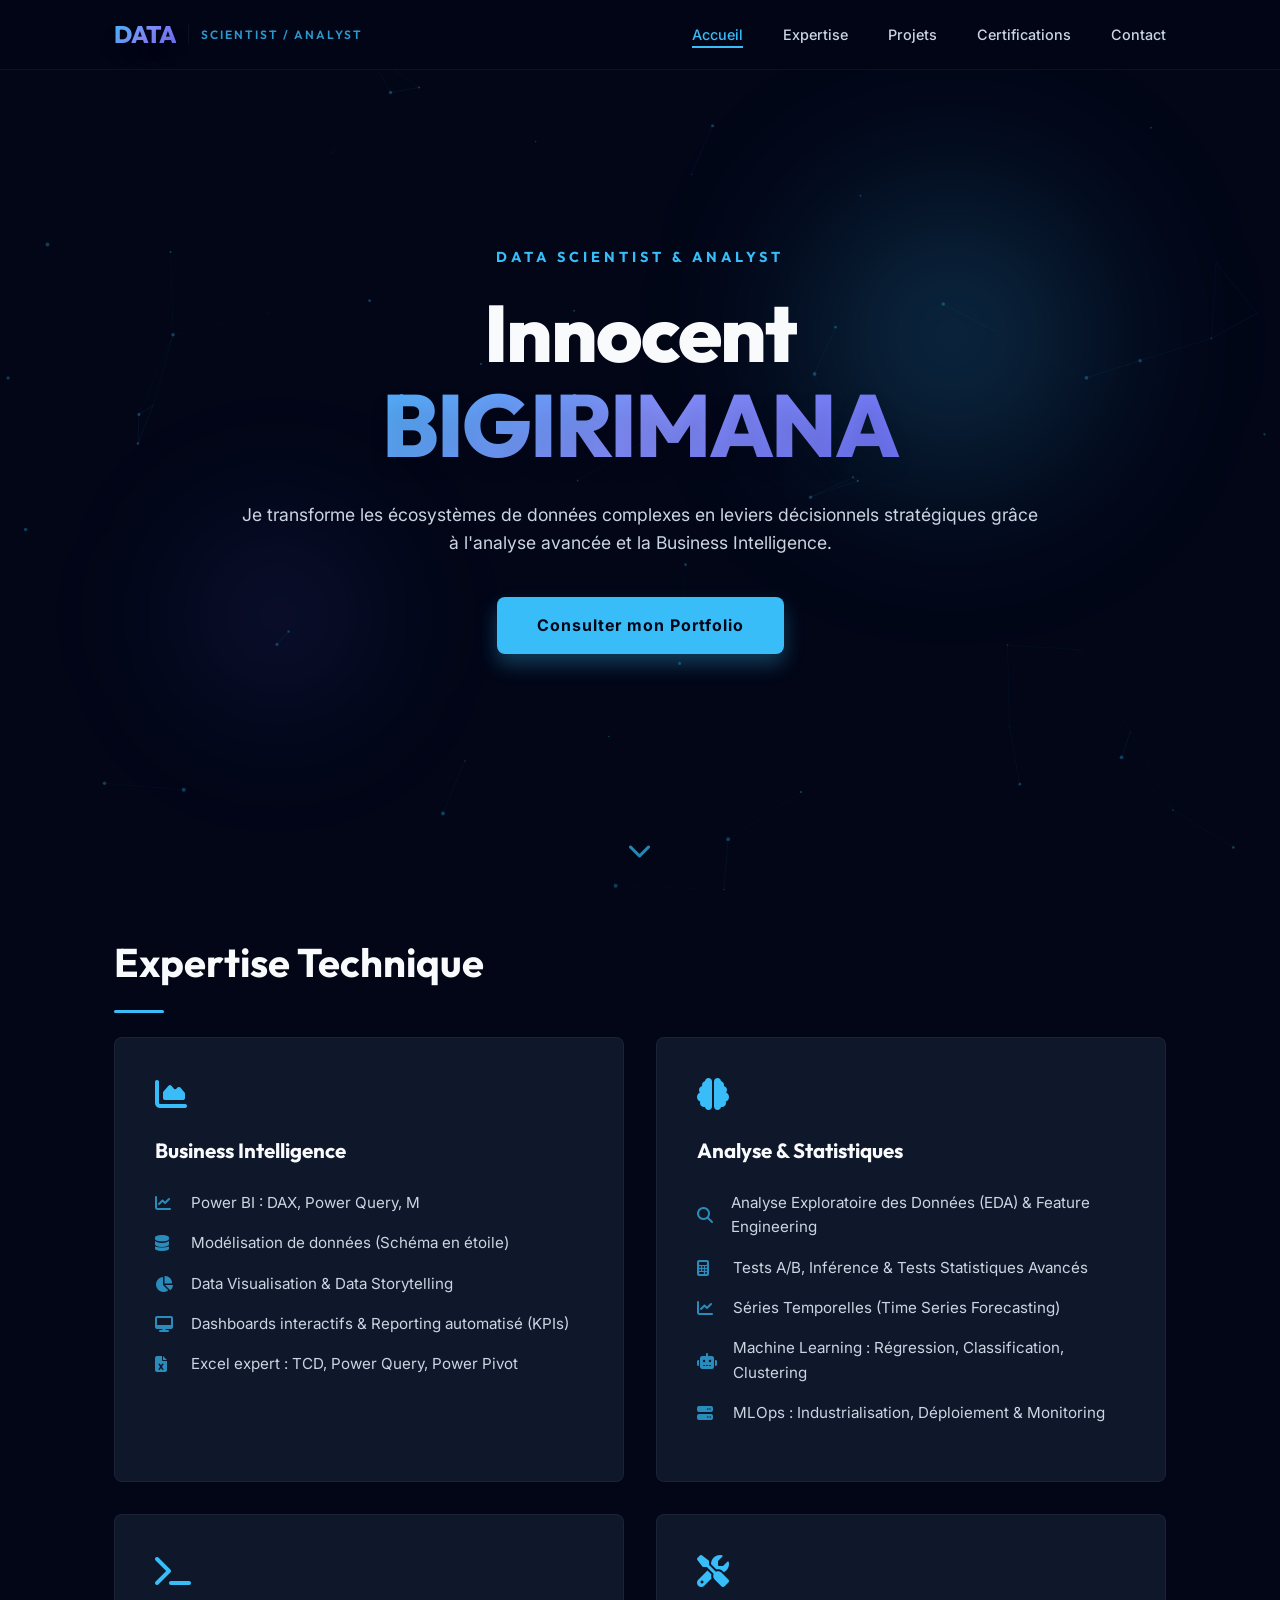
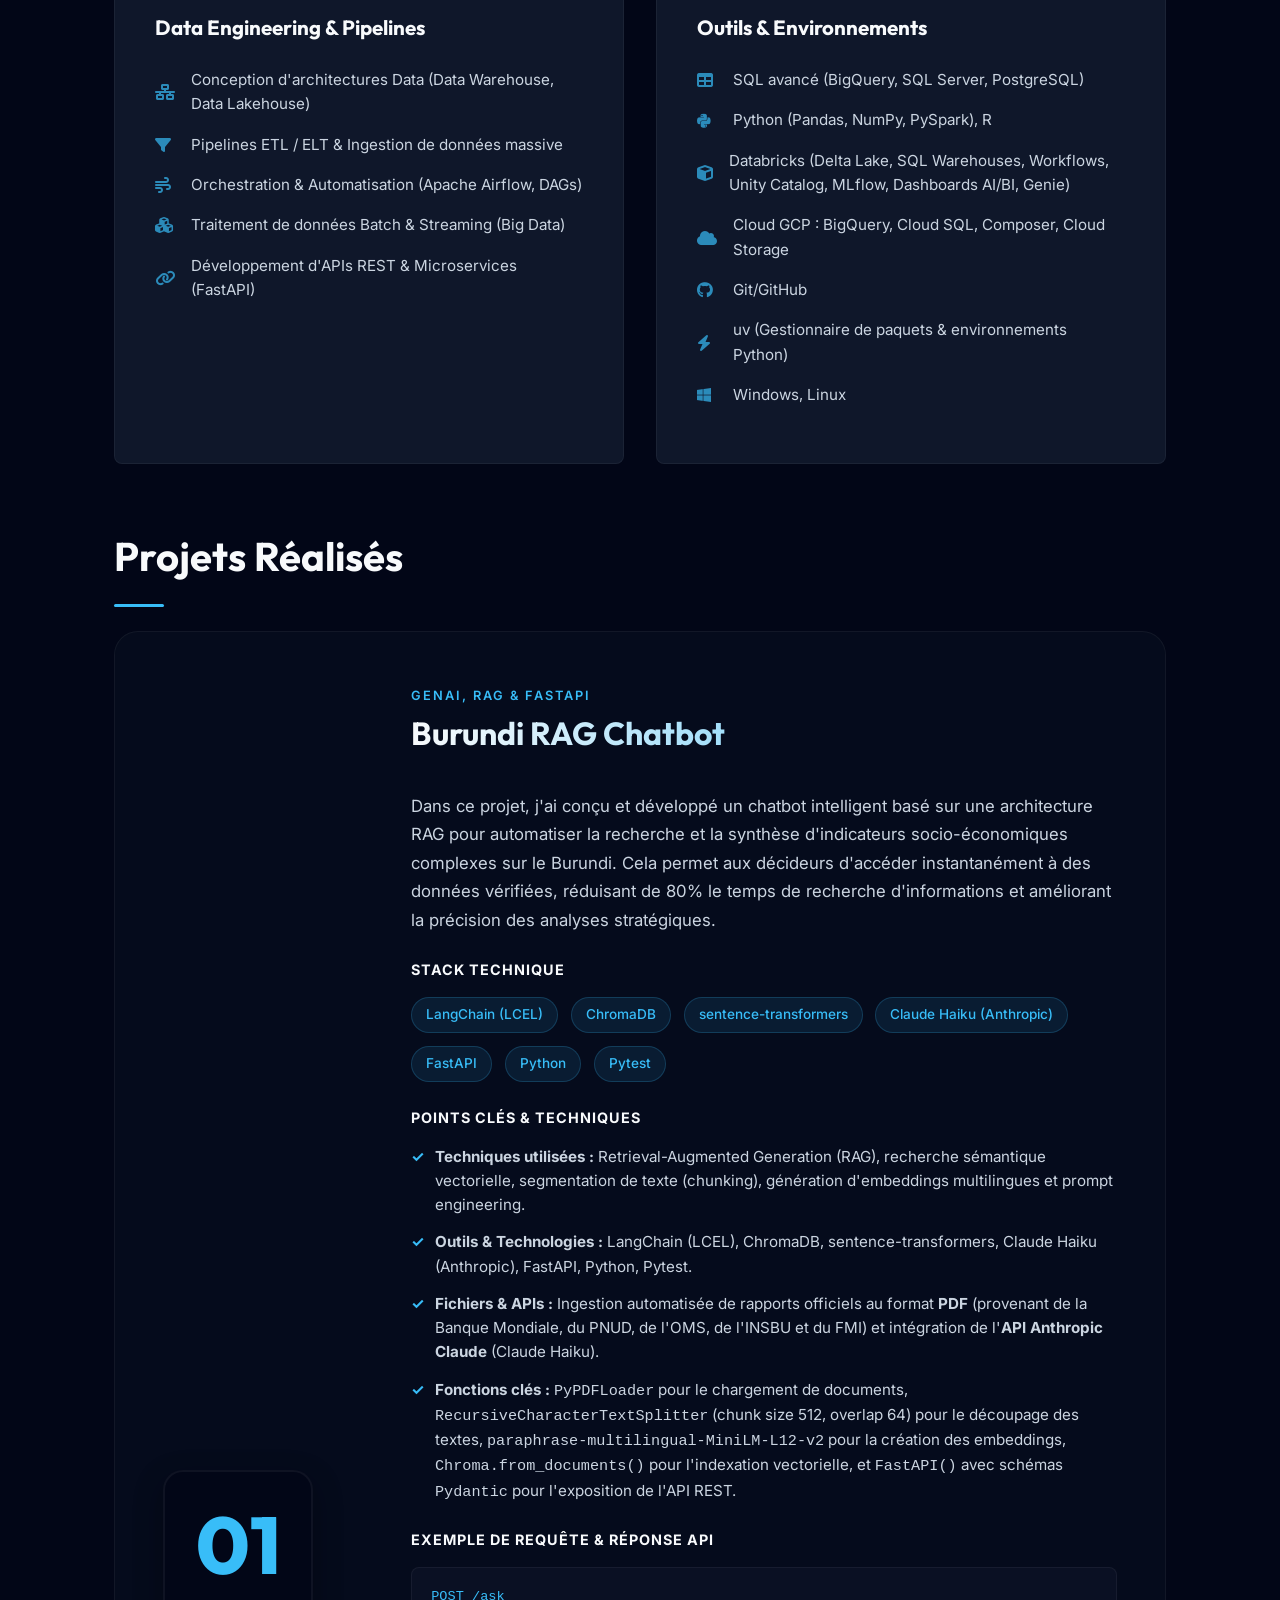
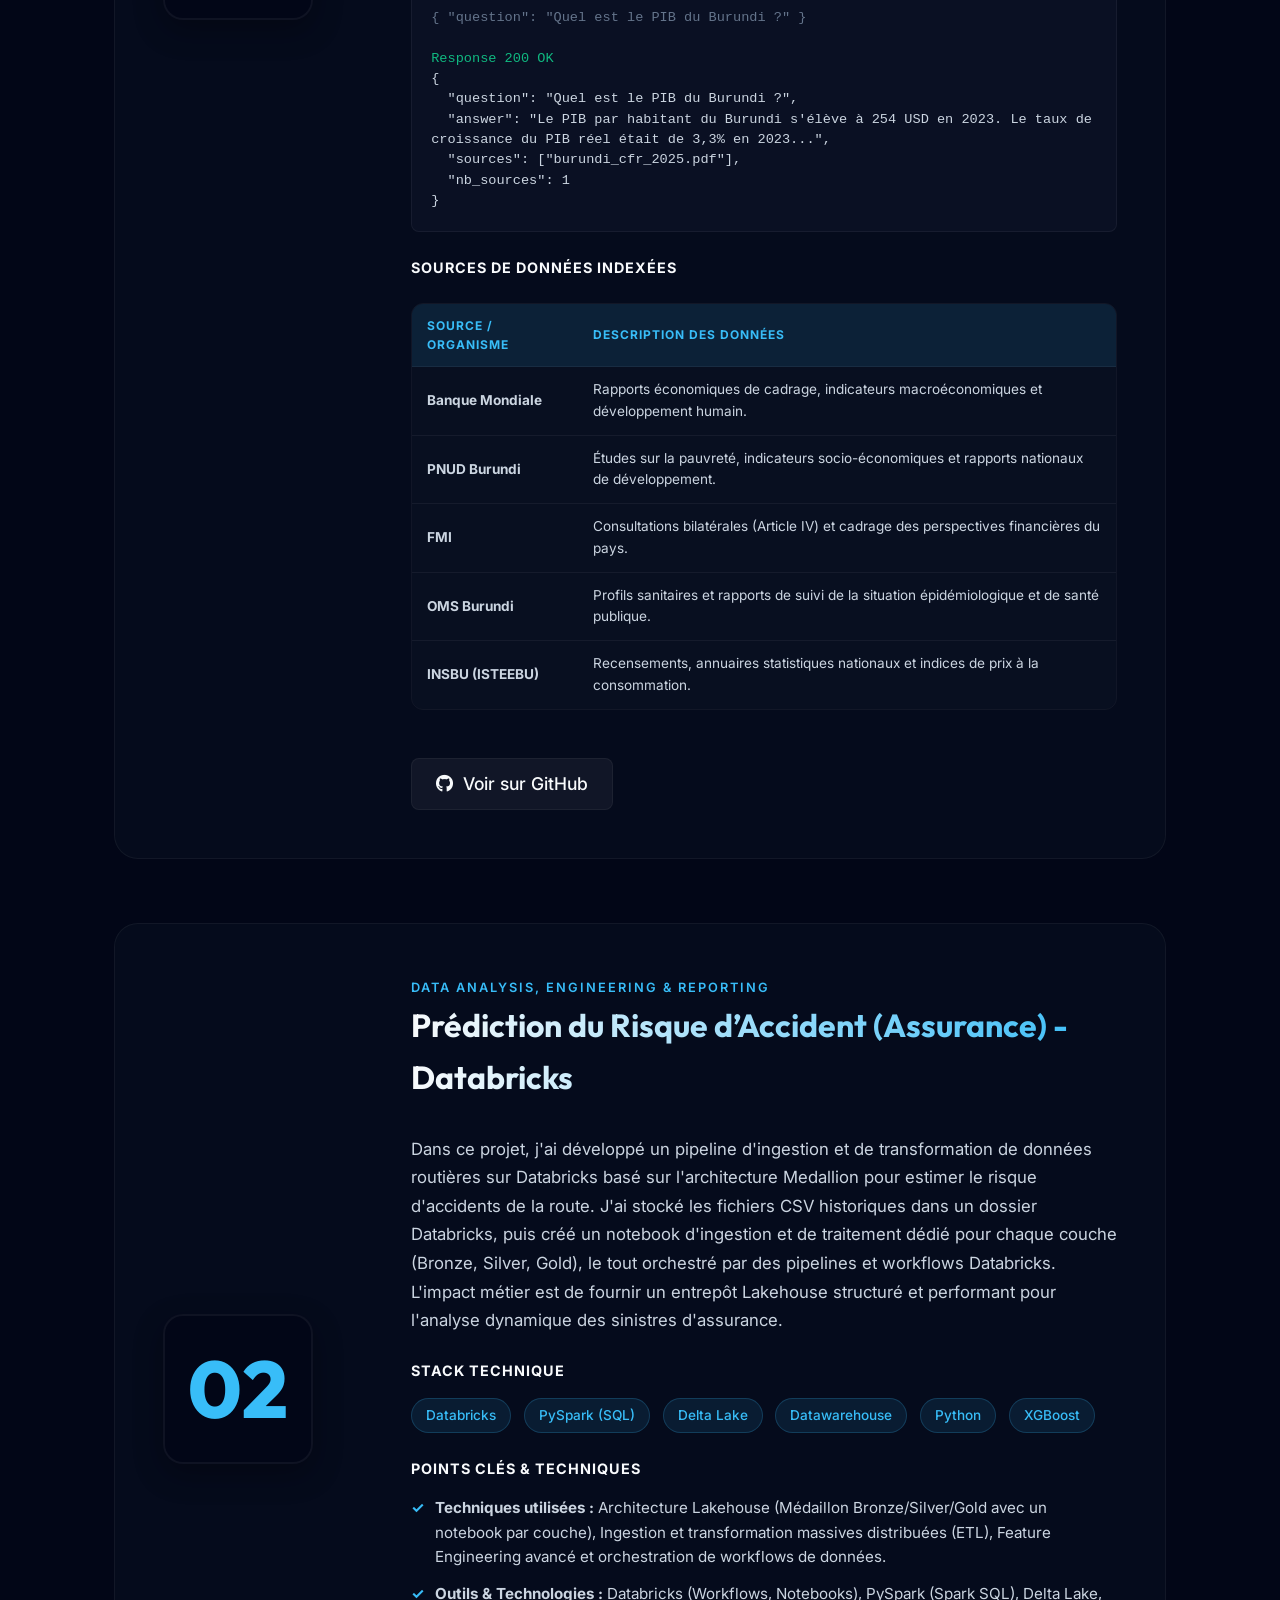
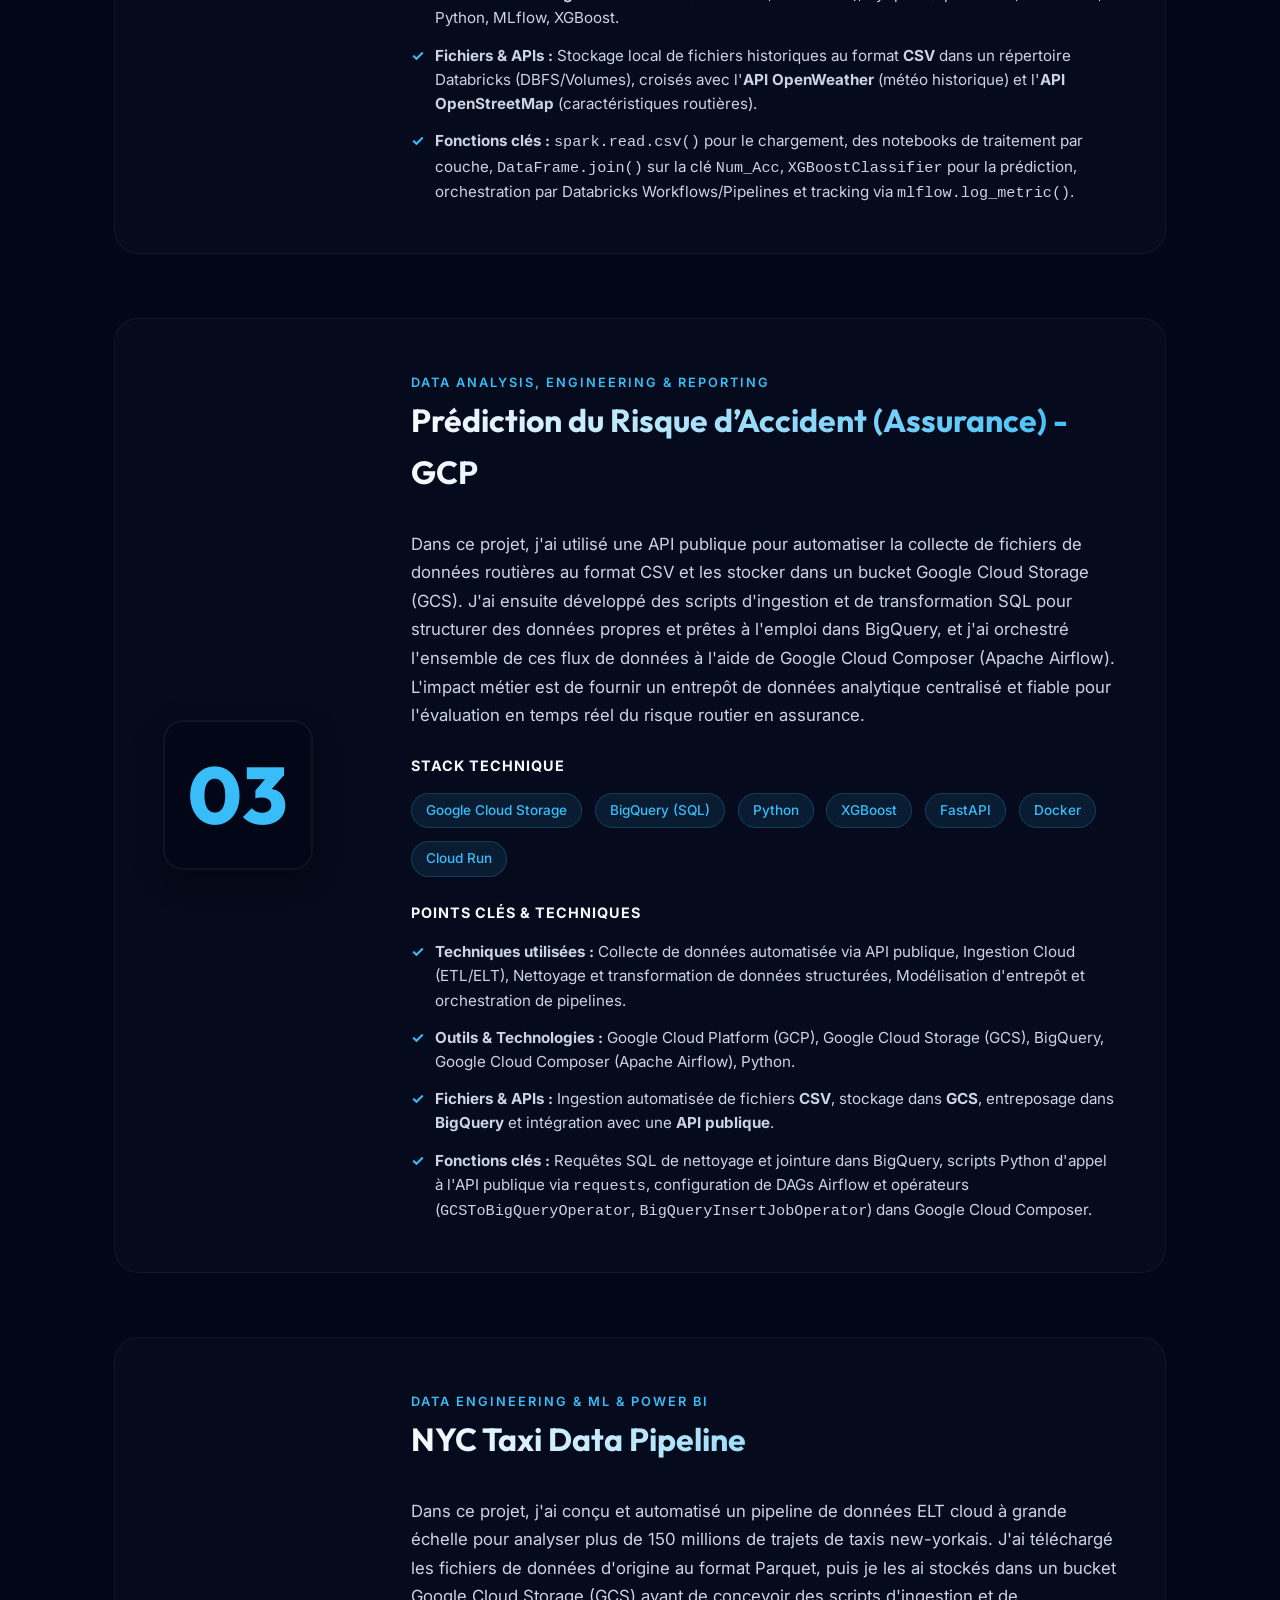
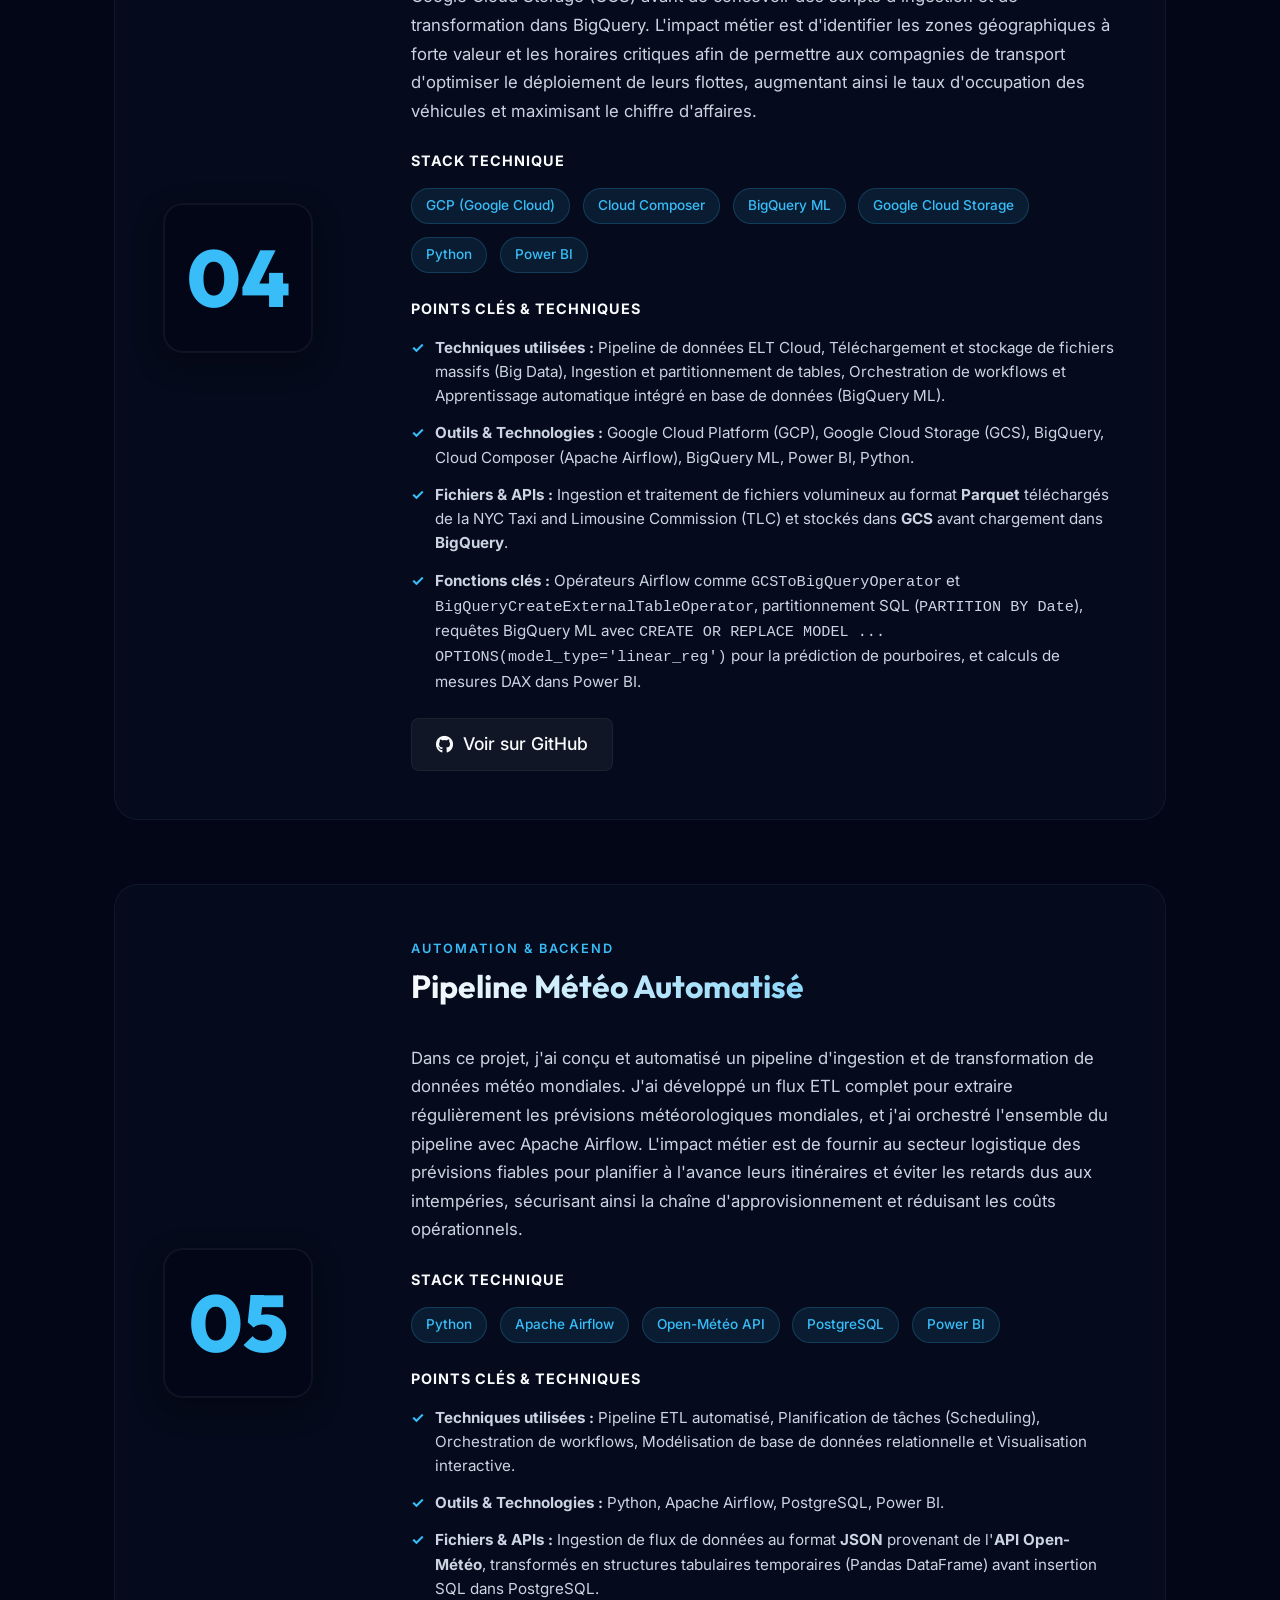
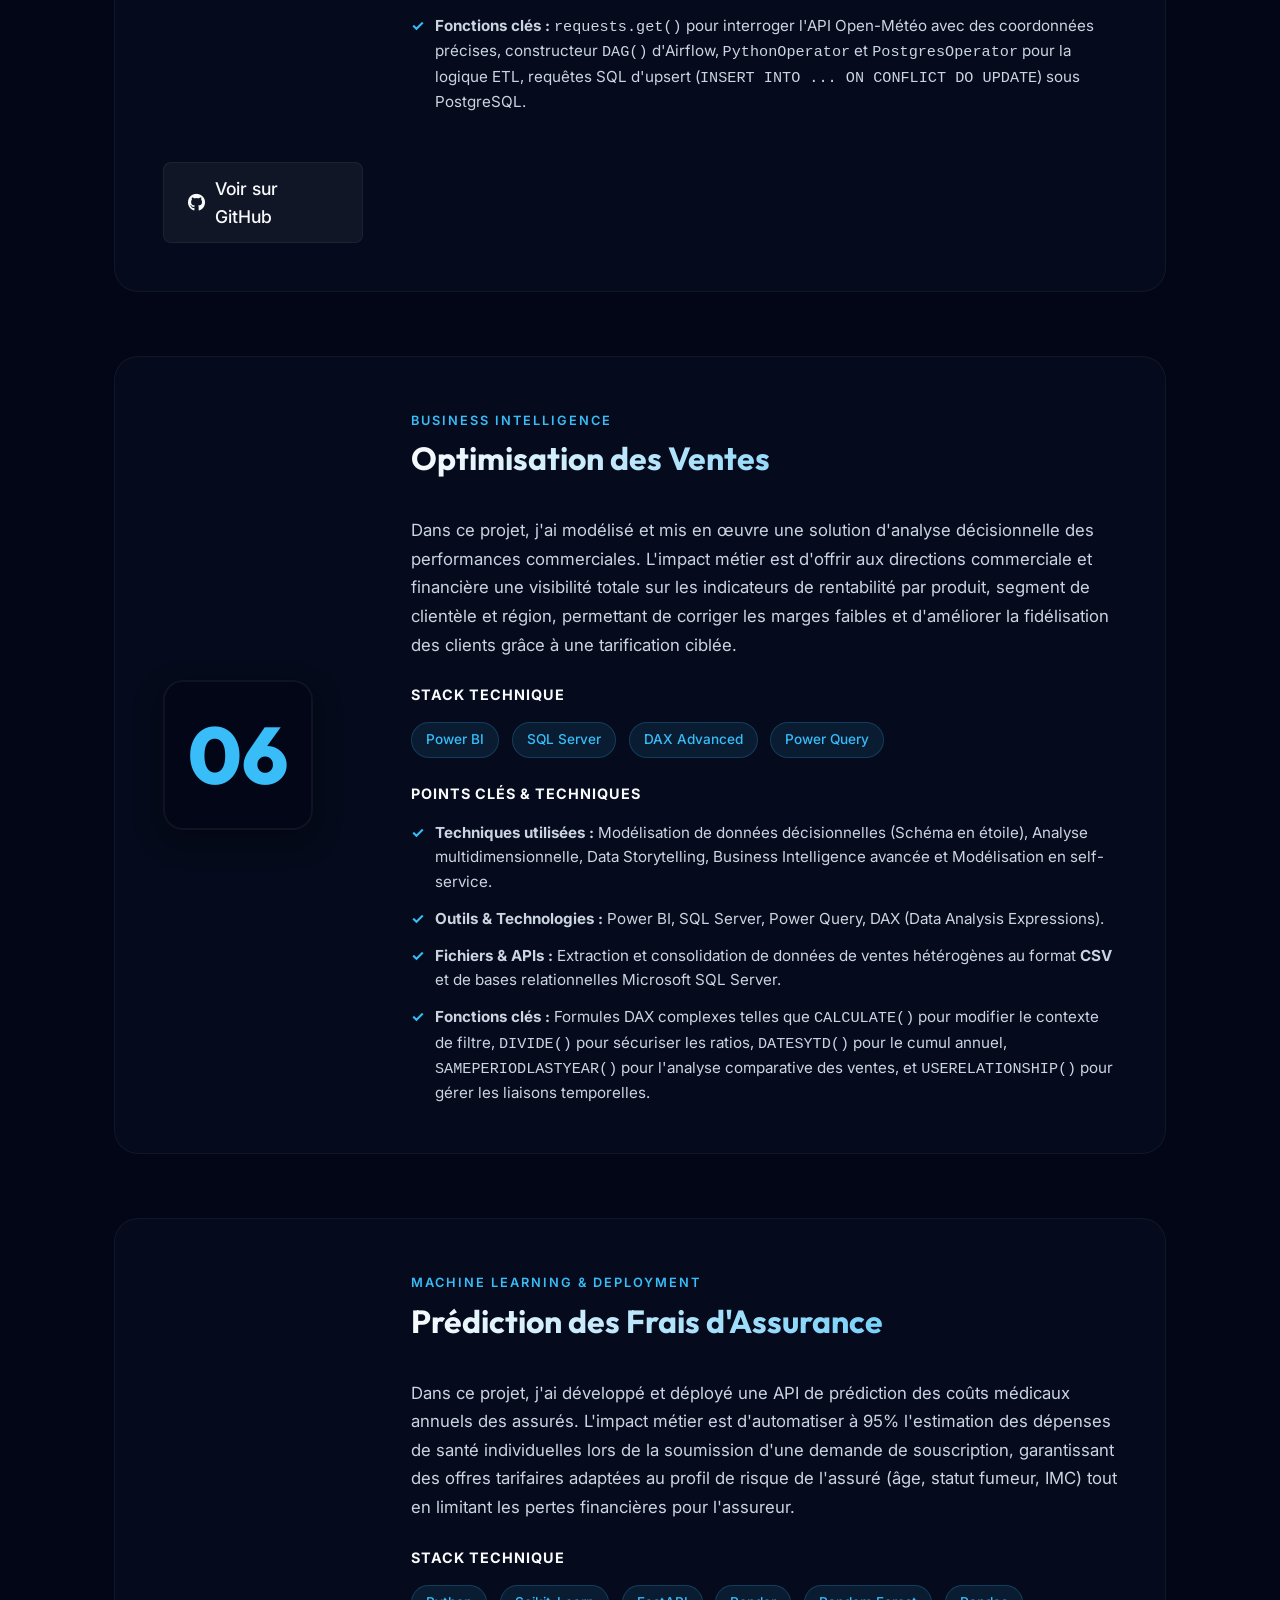
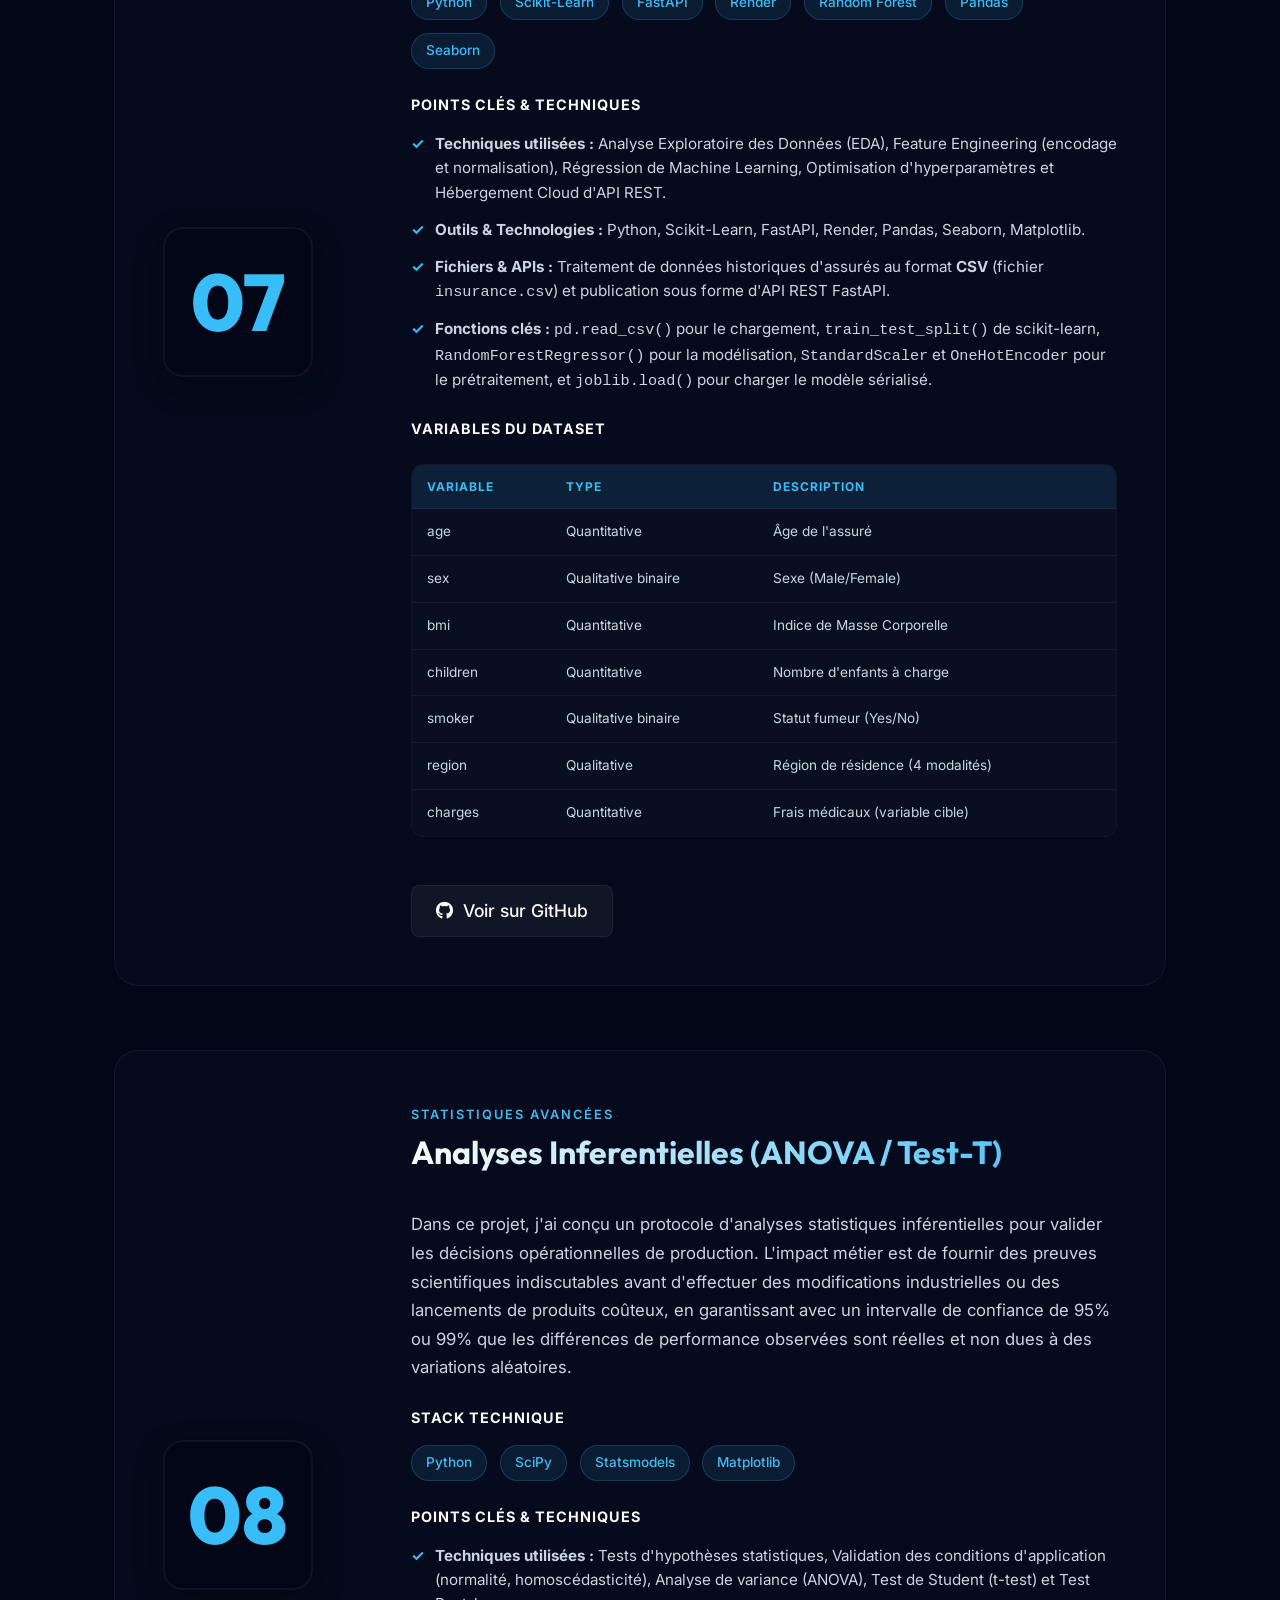
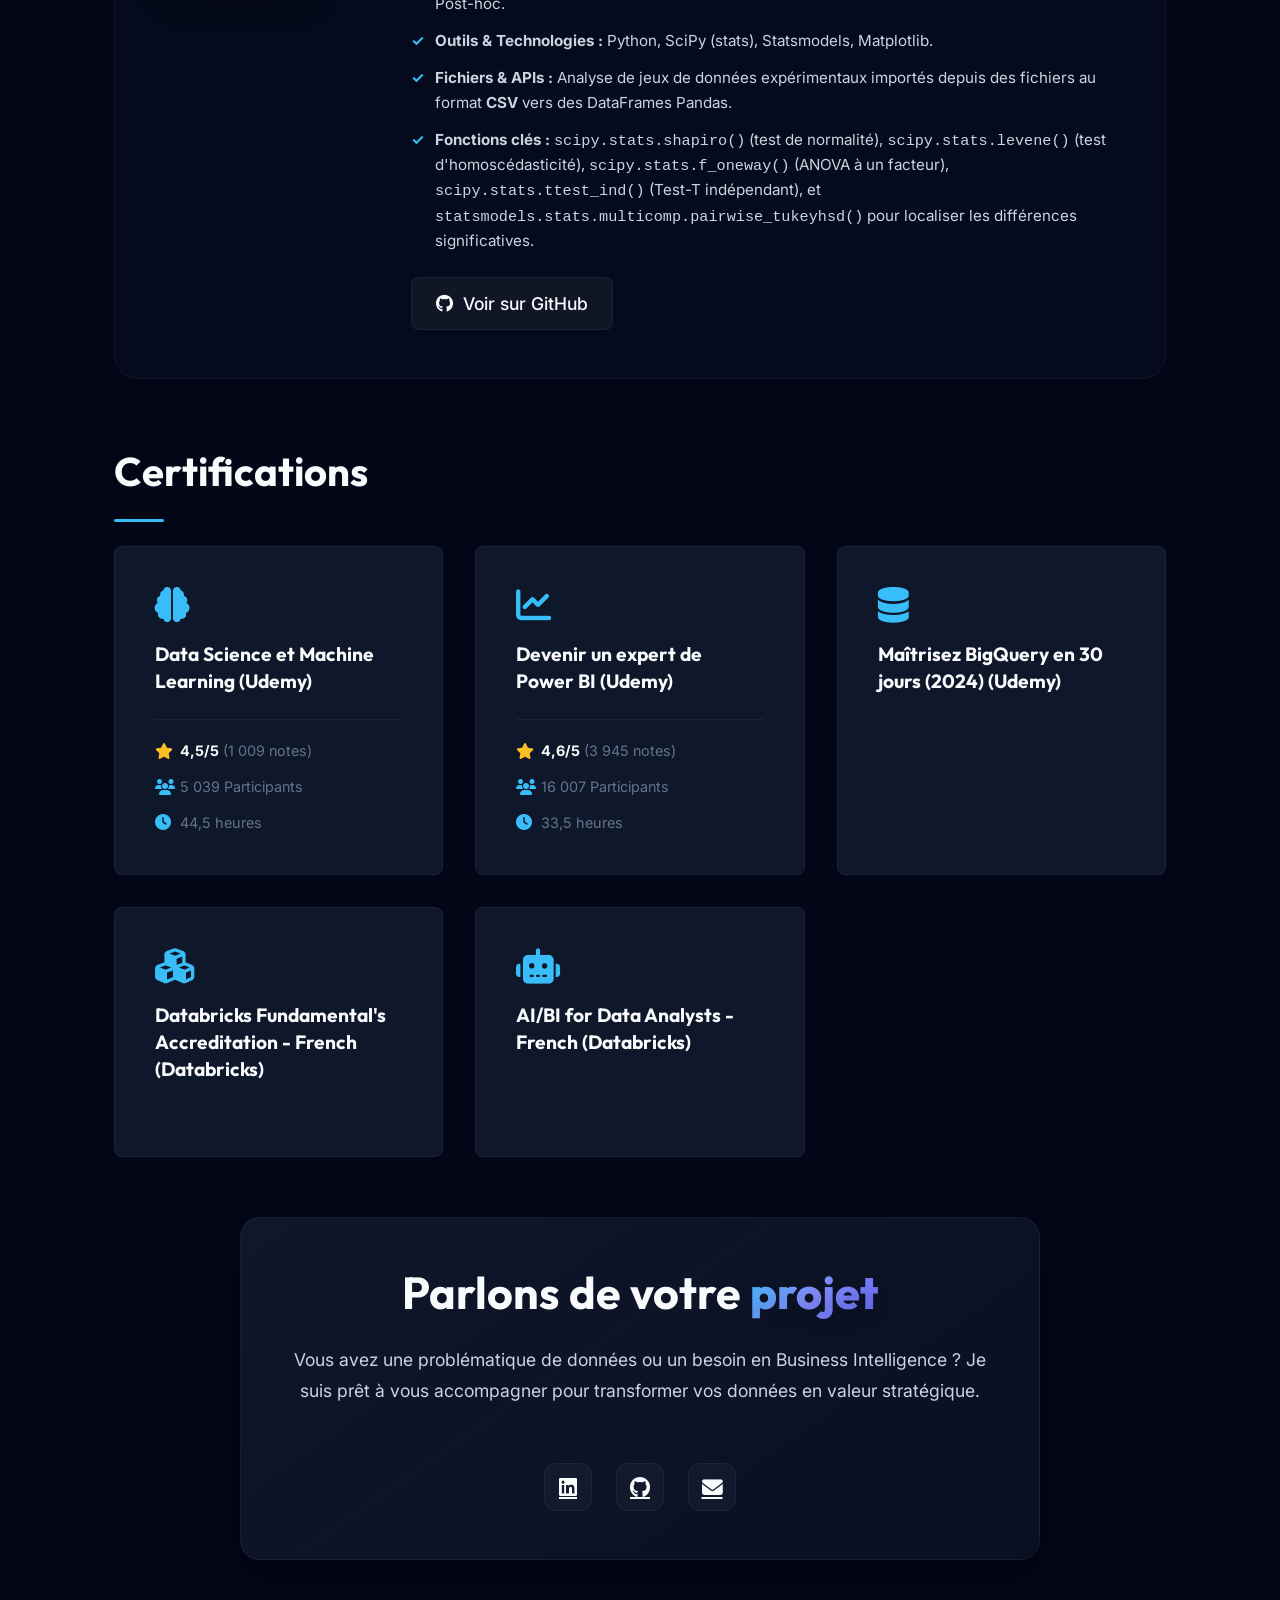
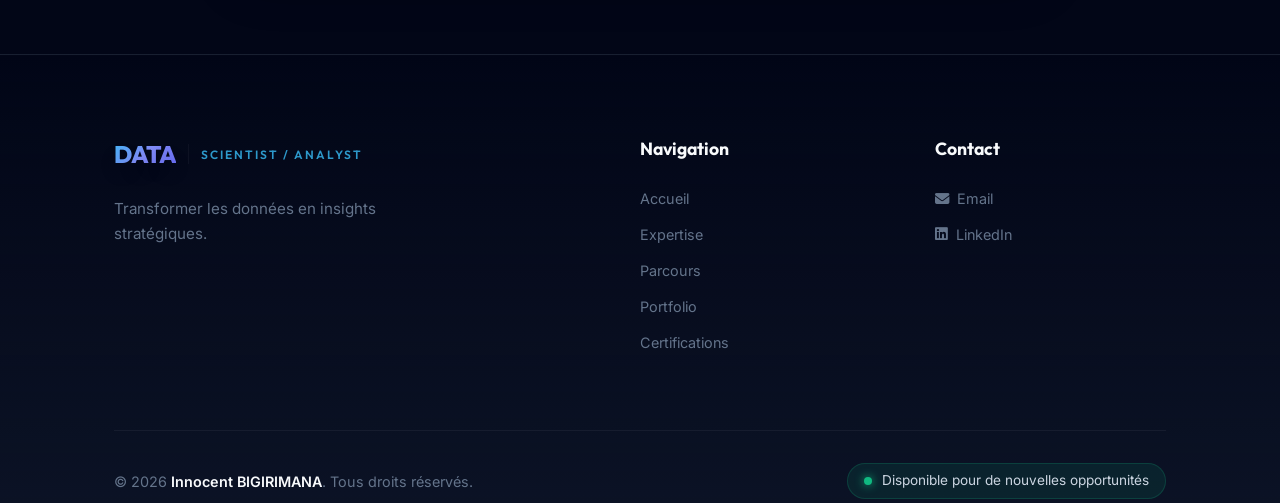
<file: index.html>
<!DOCTYPE html>
<html lang="fr">

<head>
    <!-- Google tag (gtag.js) -->
    <script async src="https://www.googletagmanager.com/gtag/js?id=G-3F5QXWBDBF"></script>
    <script>
        window.dataLayer = window.dataLayer || [];
        function gtag() { dataLayer.push(arguments); }
        gtag('js', new Date());

        gtag('config', 'G-3F5QXWBDBF');
    </script>

    <meta charset="UTF-8">
    <meta name="viewport" content="width=device-width, initial-scale=1.0">
    <title>Innocent BIGIRIMANA | Data Analyst Portfolio</title>
    <meta name="description"
        content="Portfolio de Innocent BIGIRIMANA, Data Analyst expert en BI, Python et SQL. Découvrez mes projets et ma méthodologie data-driven.">

    <!-- Favicon -->
    <link rel="icon" type="image/svg+xml" href="assets/favicon.svg">

    <!-- Google Fonts -->
    <link rel="preconnect" href="https://fonts.googleapis.com">
    <link rel="preconnect" href="https://fonts.gstatic.com" crossorigin>
    <link
        href="https://fonts.googleapis.com/css2?family=Outfit:wght@400;600;700&family=Inter:wght@300;400;500;600&display=swap"
        rel="stylesheet">

    <!-- Font Awesome -->
    <link rel="stylesheet" href="https://cdnjs.cloudflare.com/ajax/libs/font-awesome/6.4.0/css/all.min.css">

    <!-- Custom CSS -->
    <link rel="stylesheet" href="style.css">
</head>

<body>
    <!-- Scroll Progress Bar -->
    <div id="scroll-progress"></div>

    <!-- Navigation -->
    <nav id="navbar">
        <div class="container">
            <div class="logo">
                <span class="gradient-text">DATA</span>
                <span class="logo-role">Scientist / Analyst</span>
            </div>
            <div class="menu-toggle" id="mobile-menu">
                <span class="bar"></span>
                <span class="bar"></span>
                <span class="bar"></span>
            </div>
            <ul class="nav-links">
                <li><a href="#hero">Accueil</a></li>
                <li><a href="#about">Expertise</a></li>
                <li><a href="#projects">Projets</a></li>
                <li><a href="#certifications">Certifications</a></li>
                <li><a href="#contact">Contact</a></li>
            </ul>
        </div>
    </nav>

    <!-- Hero Section -->
    <section id="hero">
        <div class="container">
            <div class="hero-content">
                <h2 class="reveal">Data Scientist & Analyst</h2>
                <h1 class="reveal delay-1">Innocent <span class="gradient-text">BIGIRIMANA</span></h1>
                <p class="reveal delay-3">Je transforme les écosystèmes de données complexes en leviers décisionnels
                    stratégiques grâce à l'analyse avancée et la Business Intelligence.</p>
                <div class="hero-btns reveal delay-4">
                    <a href="#projects" class="btn btn-primary">Consulter mon Portfolio</a>
                </div>
            </div>
            <a href="#about" class="scroll-down">
                <i class="fas fa-chevron-down"></i>
            </a>
        </div>
    </section>

    <!-- Expertise Section -->
    <section id="about">
        <div class="container">
            <div class="section-title">
                <h2>Expertise Technique</h2>
                <div class="underline"></div>
            </div>
            <div class="skills-grid">
                <!-- Stack 1: Business Intelligence -->
                <div class="data-card skill-category reveal">
                    <i class="fas fa-chart-area"></i>
                    <h3>Business Intelligence</h3>
                    <ul>
                        <li><i class="fas fa-chart-line"></i> Power BI : DAX, Power Query, M</li>
                        <li><i class="fas fa-database"></i> Modélisation de données (Schéma en étoile)</li>
                        <li><i class="fas fa-chart-pie"></i> Data Visualisation & Data Storytelling</li>
                        <li><i class="fas fa-desktop"></i> Dashboards interactifs & Reporting automatisé (KPIs)</li>
                        <li><i class="fas fa-file-excel"></i> Excel expert : TCD, Power Query, Power Pivot</li>
                    </ul>
                </div>
                <!-- Stack 2: Analyse & Statistiques -->
                <div class="data-card skill-category reveal delay-1">
                    <i class="fas fa-brain"></i>
                    <h3>Analyse & Statistiques</h3>
                    <ul>
                        <li><i class="fas fa-search"></i> Analyse Exploratoire des Données (EDA) & Feature Engineering
                        </li>
                        <li><i class="fas fa-calculator"></i> Tests A/B, Inférence & Tests Statistiques Avancés</li>
                        <li><i class="fas fa-chart-line"></i> Séries Temporelles (Time Series Forecasting)</li>
                        <li><i class="fas fa-robot"></i> Machine Learning : Régression, Classification, Clustering</li>
                        <li><i class="fas fa-server"></i> MLOps : Industrialisation, Déploiement & Monitoring</li>
                    </ul>
                </div>
                <!-- Stack 3: Data Engineering & Pipelines -->
                <div class="data-card skill-category reveal delay-2">
                    <i class="fas fa-terminal"></i>
                    <h3>Data Engineering & Pipelines</h3>
                    <ul>
                        <li><i class="fas fa-network-wired"></i> Conception d'architectures Data (Data Warehouse, Data
                            Lakehouse)</li>
                        <li><i class="fas fa-filter"></i> Pipelines ETL / ELT & Ingestion de données massive</li>
                        <li><i class="fas fa-wind"></i> Orchestration & Automatisation (Apache Airflow, DAGs)</li>
                        <li><i class="fas fa-cubes"></i> Traitement de données Batch & Streaming (Big Data)</li>
                        <li><i class="fas fa-link"></i> Développement d'APIs REST & Microservices (FastAPI)</li>
                    </ul>
                </div>
                <!-- Stack 4: Outils & Environnements -->
                <div class="data-card skill-category reveal delay-3">
                    <i class="fas fa-tools"></i>
                    <h3>Outils & Environnements</h3>
                    <ul>
                        <li><i class="fas fa-table"></i> SQL avancé (BigQuery, SQL Server, PostgreSQL)</li>
                        <li><i class="fab fa-python"></i> Python (Pandas, NumPy, PySpark), R</li>
                        <li><i class="fas fa-cube"></i> Databricks (Delta Lake, SQL Warehouses, Workflows, Unity
                            Catalog, MLflow, Dashboards AI/BI, Genie)</li>
                        <li><i class="fas fa-cloud"></i> Cloud GCP : BigQuery, Cloud SQL, Composer, Cloud Storage</li>
                        <li><i class="fab fa-github"></i> Git/GitHub</li>
                        <li><i class="fas fa-bolt"></i> uv (Gestionnaire de paquets & environnements Python)</li>
                        <li><i class="fab fa-windows"></i> Windows, Linux</li>
                    </ul>
                </div>
            </div>
        </div>
    </section>

    <!-- Projects Section -->
    <section id="projects">
        <div class="container">
            <div class="section-title">
                <h2>Projets Réalisés</h2>
                <div class="underline"></div>
            </div>
            <div class="projects-list">
                <!-- Project: Burundi RAG Chatbot -->
                <div class="project-item reveal">
                    <div class="project-number">01</div>
                    <div class="project-details">
                        <div class="project-header">
                            <span class="project-category">GenAI, RAG & FastAPI</span>
                            <h3>Burundi RAG Chatbot</h3>
                        </div>
                        <div class="project-desc">
                            <p>Dans ce projet, j'ai conçu et développé un chatbot intelligent basé sur une architecture RAG pour automatiser la recherche et la synthèse d'indicateurs socio-économiques complexes sur le Burundi. Cela permet aux décideurs d'accéder instantanément à des données vérifiées, réduisant de 80% le temps de recherche d'informations et améliorant la précision des analyses stratégiques.</p>
                        </div>

                        <div class="project-tech-stack">
                            <h4>Stack Technique</h4>
                            <div class="tech-tags">
                                <span>LangChain (LCEL)</span>
                                <span>ChromaDB</span>
                                <span>sentence-transformers</span>
                                <span>Claude Haiku (Anthropic)</span>
                                <span>FastAPI</span>
                                <span>Python</span>
                                <span>Pytest</span>
                            </div>
                        </div>

                        <div class="project-achievements">
                            <h4>Points Clés & Techniques</h4>
                            <ul>
                                <li><strong>Techniques utilisées :</strong> Retrieval-Augmented Generation (RAG), recherche sémantique vectorielle, segmentation de texte (chunking), génération d'embeddings multilingues et prompt engineering.</li>
                                <li><strong>Outils & Technologies :</strong> LangChain (LCEL), ChromaDB, sentence-transformers, Claude Haiku (Anthropic), FastAPI, Python, Pytest.</li>
                                <li><strong>Fichiers & APIs :</strong> Ingestion automatisée de rapports officiels au format <strong>PDF</strong> (provenant de la Banque Mondiale, du PNUD, de l'OMS, de l'INSBU et du FMI) et intégration de l'<strong>API Anthropic Claude</strong> (Claude Haiku).</li>
                                <li><strong>Fonctions clés :</strong> <code>PyPDFLoader</code> pour le chargement de documents, <code>RecursiveCharacterTextSplitter</code> (chunk size 512, overlap 64) pour le découpage des textes, <code>paraphrase-multilingual-MiniLM-L12-v2</code> pour la création des embeddings, <code>Chroma.from_documents()</code> pour l'indexation vectorielle, et <code>FastAPI()</code> avec schémas <code>Pydantic</code> pour l'exposition de l'API REST.</li>
                            </ul>

                            <h4 style="margin-top: 1.5rem;">Exemple de Requête & Réponse API</h4>
                            <div class="code-block-container" style="background: rgba(15, 23, 42, 0.6); border: 1px solid var(--border); padding: 1.2rem; border-radius: 8px; font-family: monospace; font-size: 0.85rem; margin-top: 0.5rem; overflow-x: auto; line-height: 1.5;">
                                <span style="color: var(--primary);">POST /ask</span><br>
                                <span style="color: var(--text-muted);">{ "question": "Quel est le PIB du Burundi ?" }</span><br><br>
                                <span style="color: #10b981;">Response 200 OK</span><br>
                                <span style="color: var(--text-main);">{<br>
                                &nbsp;&nbsp;"question": "Quel est le PIB du Burundi ?",<br>
                                &nbsp;&nbsp;"answer": "Le PIB par habitant du Burundi s'élève à 254 USD en 2023. Le taux de croissance du PIB réel était de 3,3% en 2023...",<br>
                                &nbsp;&nbsp;"sources": ["burundi_cfr_2025.pdf"],<br>
                                &nbsp;&nbsp;"nb_sources": 1<br>
                                }</span>
                            </div>

                            <h4 style="margin-top: 1.5rem;">Sources de données indexées</h4>
                            <div class="table-responsive">
                                <table class="project-data-table">
                                    <thead>
                                        <tr>
                                            <th>Source / Organisme</th>
                                            <th>Description des données</th>
                                        </tr>
                                    </thead>
                                    <tbody>
                                        <tr>
                                            <td><strong>Banque Mondiale</strong></td>
                                            <td>Rapports économiques de cadrage, indicateurs macroéconomiques et développement humain.</td>
                                        </tr>
                                        <tr>
                                            <td><strong>PNUD Burundi</strong></td>
                                            <td>Études sur la pauvreté, indicateurs socio-économiques et rapports nationaux de développement.</td>
                                        </tr>
                                        <tr>
                                            <td><strong>FMI</strong></td>
                                            <td>Consultations bilatérales (Article IV) et cadrage des perspectives financières du pays.</td>
                                        </tr>
                                        <tr>
                                            <td><strong>OMS Burundi</strong></td>
                                            <td>Profils sanitaires et rapports de suivi de la situation épidémiologique et de santé publique.</td>
                                        </tr>
                                        <tr>
                                            <td><strong>INSBU (ISTEEBU)</strong></td>
                                            <td>Recensements, annuaires statistiques nationaux et indices de prix à la consommation.</td>
                                        </tr>
                                    </tbody>
                                </table>
                            </div>
                        </div>

                        <div class="project-footer">
                            <a href="https://github.com/bigirimanainnocent12/burundi_rag_chatbot" target="_blank" class="btn-github">
                                <i class="fab fa-github"></i> Voir sur GitHub
                            </a>
                        </div>
                    </div>
                </div>

                <!-- Project: Prédiction du Risque d'Accident Automobile -->
                <div class="project-item reveal">
                    <div class="project-number">02</div>
                    <div class="project-details">
                        <div class="project-header">
                            <span class="project-category">Data Analysis, Engineering & Reporting</span>
                            <h3>Prédiction du Risque d’Accident (Assurance) - Databricks</h3>
                        </div>
                        <div class="project-desc">
                            <p>Dans ce projet, j'ai développé un pipeline d'ingestion et de transformation de données routières sur Databricks basé sur l'architecture Medallion pour estimer le risque d'accidents de la route. J'ai stocké les fichiers CSV historiques dans un dossier Databricks, puis créé un notebook d'ingestion et de traitement dédié pour chaque couche (Bronze, Silver, Gold), le tout orchestré par des pipelines et workflows Databricks. L'impact métier est de fournir un entrepôt Lakehouse structuré et performant pour l'analyse dynamique des sinistres d'assurance.</p>
                        </div>

                        <div class="project-tech-stack">
                            <h4>Stack Technique</h4>
                            <div class="tech-tags">
                                <span>Databricks</span>
                                <span>PySpark (SQL)</span>
                                <span>Delta Lake</span>
                                <span>Datawarehouse</span>
                                <span>Python</span>
                                <span>XGBoost</span>
                            </div>
                        </div>

                        <div class="project-achievements">
                            <h4>Points Clés & Techniques</h4>
                            <ul>
                                <li><strong>Techniques utilisées :</strong> Architecture Lakehouse (Médaillon Bronze/Silver/Gold avec un notebook par couche), Ingestion et transformation massives distribuées (ETL), Feature Engineering avancé et orchestration de workflows de données.</li>
                                <li><strong>Outils & Technologies :</strong> Databricks (Workflows, Notebooks), PySpark (Spark SQL), Delta Lake, Python, MLflow, XGBoost.</li>
                                <li><strong>Fichiers & APIs :</strong> Stockage local de fichiers historiques au format <strong>CSV</strong> dans un répertoire Databricks (DBFS/Volumes), croisés avec l'<strong>API OpenWeather</strong> (météo historique) et l'<strong>API OpenStreetMap</strong> (caractéristiques routières).</li>
                                <li><strong>Fonctions clés :</strong> <code>spark.read.csv()</code> pour le chargement, des notebooks de traitement par couche, <code>DataFrame.join()</code> sur la clé <code>Num_Acc</code>, <code>XGBoostClassifier</code> pour la prédiction, orchestration par Databricks Workflows/Pipelines et tracking via <code>mlflow.log_metric()</code>.</li>
                            </ul>
                        </div>
                    </div>
                </div>

                <!-- Project: Prédiction du Risque d'Accident Automobile (GCP) -->
                <div class="project-item reveal">
                    <div class="project-number">03</div>
                    <div class="project-details">
                        <div class="project-header">
                            <span class="project-category">Data Analysis, Engineering & Reporting</span>
                            <h3>Prédiction du Risque d’Accident (Assurance) - GCP</h3>
                        </div>
                        <div class="project-desc">
                            <p>Dans ce projet, j'ai utilisé une API publique pour automatiser la collecte de fichiers de données routières au format CSV et les stocker dans un bucket Google Cloud Storage (GCS). J'ai ensuite développé des scripts d'ingestion et de transformation SQL pour structurer des données propres et prêtes à l'emploi dans BigQuery, et j'ai orchestré l'ensemble de ces flux de données à l'aide de Google Cloud Composer (Apache Airflow). L'impact métier est de fournir un entrepôt de données analytique centralisé et fiable pour l'évaluation en temps réel du risque routier en assurance.</p>
                        </div>

                        <div class="project-tech-stack">
                            <h4>Stack Technique</h4>
                            <div class="tech-tags">
                                <span>Google Cloud Storage</span>
                                <span>BigQuery (SQL)</span>
                                <span>Python</span>
                                <span>XGBoost</span>
                                <span>FastAPI</span>
                                <span>Docker</span>
                                <span>Cloud Run</span>
                            </div>
                        </div>

                        <div class="project-achievements">
                            <h4>Points Clés & Techniques</h4>
                            <ul>
                                <li><strong>Techniques utilisées :</strong> Collecte de données automatisée via API publique, Ingestion Cloud (ETL/ELT), Nettoyage et transformation de données structurées, Modélisation d'entrepôt et orchestration de pipelines.</li>
                                <li><strong>Outils & Technologies :</strong> Google Cloud Platform (GCP), Google Cloud Storage (GCS), BigQuery, Google Cloud Composer (Apache Airflow), Python.</li>
                                <li><strong>Fichiers & APIs :</strong> Ingestion automatisée de fichiers <strong>CSV</strong>, stockage dans <strong>GCS</strong>, entreposage dans <strong>BigQuery</strong> et intégration avec une <strong>API publique</strong>.</li>
                                <li><strong>Fonctions clés :</strong> Requêtes SQL de nettoyage et jointure dans BigQuery, scripts Python d'appel à l'API publique via <code>requests</code>, configuration de DAGs Airflow et opérateurs (<code>GCSToBigQueryOperator</code>, <code>BigQueryInsertJobOperator</code>) dans Google Cloud Composer.</li>
                            </ul>
                        </div>
                    </div>
                </div>

                <!-- Project: NYC Taxi Data Pipeline -->
                <div class="project-item reveal">
                    <div class="project-number">04</div>
                    <div class="project-details">
                        <div class="project-header">
                            <span class="project-category">Data Engineering & ML & Power BI </span>
                            <h3>NYC Taxi Data Pipeline</h3>
                        </div>
                        <div class="project-desc">
                            <p>Dans ce projet, j'ai conçu et automatisé un pipeline de données ELT cloud à grande échelle pour analyser plus de 150 millions de trajets de taxis new-yorkais. J'ai téléchargé les fichiers de données d'origine au format Parquet, puis je les ai stockés dans un bucket Google Cloud Storage (GCS) avant de concevoir des scripts d'ingestion et de transformation dans BigQuery. L'impact métier est d'identifier les zones géographiques à forte valeur et les horaires critiques afin de permettre aux compagnies de transport d'optimiser le déploiement de leurs flottes, augmentant ainsi le taux d'occupation des véhicules et maximisant le chiffre d'affaires.</p>
                        </div>

                        <div class="project-tech-stack">
                            <h4>Stack Technique</h4>
                            <div class="tech-tags">
                                <span>GCP (Google Cloud)</span>
                                <span>Cloud Composer</span>
                                <span>BigQuery ML</span>
                                <span>Google Cloud Storage</span>
                                <span>Python</span>
                                <span>Power BI</span>
                            </div>
                        </div>

                        <div class="project-achievements">
                            <h4>Points Clés & Techniques</h4>
                            <ul>
                                <li><strong>Techniques utilisées :</strong> Pipeline de données ELT Cloud, Téléchargement et stockage de fichiers massifs (Big Data), Ingestion et partitionnement de tables, Orchestration de workflows et Apprentissage automatique intégré en base de données (BigQuery ML).</li>
                                <li><strong>Outils & Technologies :</strong> Google Cloud Platform (GCP), Google Cloud Storage (GCS), BigQuery, Cloud Composer (Apache Airflow), BigQuery ML, Power BI, Python.</li>
                                <li><strong>Fichiers & APIs :</strong> Ingestion et traitement de fichiers volumineux au format <strong>Parquet</strong> téléchargés de la NYC Taxi and Limousine Commission (TLC) et stockés dans <strong>GCS</strong> avant chargement dans <strong>BigQuery</strong>.</li>
                                <li><strong>Fonctions clés :</strong> Opérateurs Airflow comme <code>GCSToBigQueryOperator</code> et <code>BigQueryCreateExternalTableOperator</code>, partitionnement SQL (<code>PARTITION BY Date</code>), requêtes BigQuery ML avec <code>CREATE OR REPLACE MODEL ... OPTIONS(model_type='linear_reg')</code> pour la prédiction de pourboires, et calculs de mesures DAX dans Power BI.</li>
                            </ul>
                        </div>

                        <div class="project-footer">
                            <a href="https://github.com/bigirimanainnocent12/google_cloud_projet" target="_blank"
                                class="btn-github">
                                <i class="fab fa-github"></i> Voir sur GitHub
                            </a>
                        </div>
                    </div>
                </div>

                <!-- Project: Pipeline Météo Automatisé -->
                <div class="project-item reveal">
                    <div class="project-number">05</div>
                    <div class="project-details">
                        <div class="project-header">
                            <span class="project-category">Automation & Backend</span>
                            <h3>Pipeline Météo Automatisé</h3>
                        </div>
                        <div class="project-desc">
                            <p>Dans ce projet, j'ai conçu et automatisé un pipeline d'ingestion et de transformation de données météo mondiales. J'ai développé un flux ETL complet pour extraire régulièrement les prévisions météorologiques mondiales, et j'ai orchestré l'ensemble du pipeline avec Apache Airflow. L'impact métier est de fournir au secteur logistique des prévisions fiables pour planifier à l'avance leurs itinéraires et éviter les retards dus aux intempéries, sécurisant ainsi la chaîne d'approvisionnement et réduisant les coûts opérationnels.</p>
                        </div>

                        <div class="project-tech-stack">
                            <h4>Stack Technique</h4>
                            <div class="tech-tags">
                                <span>Python</span>
                                <span>Apache Airflow</span>
                                <span>Open-Météo API</span>
                                <span>PostgreSQL</span>
                                <span>Power BI</span>
                            </div>
                        </div>

                        <div class="project-achievements">
                            <h4>Points Clés & Techniques</h4>
                            <ul>
                                <li><strong>Techniques utilisées :</strong> Pipeline ETL automatisé, Planification de tâches (Scheduling), Orchestration de workflows, Modélisation de base de données relationnelle et Visualisation interactive.</li>
                                <li><strong>Outils & Technologies :</strong> Python, Apache Airflow, PostgreSQL, Power BI.</li>
                                <li><strong>Fichiers & APIs :</strong> Ingestion de flux de données au format <strong>JSON</strong> provenant de l'<strong>API Open-Météo</strong>, transformés en structures tabulaires temporaires (Pandas DataFrame) avant insertion SQL dans PostgreSQL.</li>
                                <li><strong>Fonctions clés :</strong> <code>requests.get()</code> pour interroger l'API Open-Météo avec des coordonnées précises, constructeur <code>DAG()</code> d'Airflow, <code>PythonOperator</code> et <code>PostgresOperator</code> pour la logique ETL, requêtes SQL d'upsert (<code>INSERT INTO ... ON CONFLICT DO UPDATE</code>) sous PostgreSQL.</li>
                            </ul>
                        </div>
                    </div>

                    <div class="project-footer">
                        <a href="https://github.com/bigirimanainnocent12/airflow" target="_blank" class="btn-github">
                            <i class="fab fa-github"></i> Voir sur GitHub
                        </a>
                    </div>
                </div>

                <!-- Project: Optimisation des Ventes -->
            <div class="project-item reveal">
                <div class="project-number">06</div>
                <div class="project-details">
                    <div class="project-header">
                        <span class="project-category">Business Intelligence</span>
                        <h3>Optimisation des Ventes</h3>
                    </div>
                    <div class="project-desc">
                        <p>Dans ce projet, j'ai modélisé et mis en œuvre une solution d'analyse décisionnelle des performances commerciales. L'impact métier est d'offrir aux directions commerciale et financière une visibilité totale sur les indicateurs de rentabilité par produit, segment de clientèle et région, permettant de corriger les marges faibles et d'améliorer la fidélisation des clients grâce à une tarification ciblée.</p>
                    </div>

                    <div class="project-tech-stack">
                        <h4>Stack Technique</h4>
                        <div class="tech-tags">
                            <span>Power BI</span>
                            <span>SQL Server</span>
                            <span>DAX Advanced</span>
                            <span>Power Query</span>
                        </div>
                    </div>

                    <div class="project-achievements">
                        <h4>Points Clés & Techniques</h4>
                        <ul>
                            <li><strong>Techniques utilisées :</strong> Modélisation de données décisionnelles (Schéma en étoile), Analyse multidimensionnelle, Data Storytelling, Business Intelligence avancée et Modélisation en self-service.</li>
                            <li><strong>Outils & Technologies :</strong> Power BI, SQL Server, Power Query, DAX (Data Analysis Expressions).</li>
                            <li><strong>Fichiers & APIs :</strong> Extraction et consolidation de données de ventes hétérogènes au format <strong>CSV</strong> et de bases relationnelles Microsoft SQL Server.</li>
                            <li><strong>Fonctions clés :</strong> Formules DAX complexes telles que <code>CALCULATE()</code> pour modifier le contexte de filtre, <code>DIVIDE()</code> pour sécuriser les ratios, <code>DATESYTD()</code> pour le cumul annuel, <code>SAMEPERIODLASTYEAR()</code> pour l'analyse comparative des ventes, et <code>USERELATIONSHIP()</code> pour gérer les liaisons temporelles.</li>
                        </ul>
                    </div>
                </div>
            </div>

            <!-- Project: Prédiction des Frais d'Assurance -->
            <div class="project-item reveal">
                <div class="project-number">07</div>
                <div class="project-details">
                    <div class="project-header">
                        <span class="project-category">Machine Learning & Deployment</span>
                        <h3>Prédiction des Frais d'Assurance</h3>
                    </div>
                    <div class="project-desc">
                        <p>Dans ce projet, j'ai développé et déployé une API de prédiction des coûts médicaux annuels des assurés. L'impact métier est d'automatiser à 95% l'estimation des dépenses de santé individuelles lors de la soumission d'une demande de souscription, garantissant des offres tarifaires adaptées au profil de risque de l'assuré (âge, statut fumeur, IMC) tout en limitant les pertes financières pour l'assureur.</p>
                    </div>

                    <div class="project-tech-stack">
                        <h4>Stack Technique</h4>
                        <div class="tech-tags">
                            <span>Python</span>
                            <span>Scikit-Learn</span>
                            <span>FastAPI</span>
                            <span>Render</span>
                            <span>Random Forest</span>
                            <span>Pandas</span>
                            <span>Seaborn</span>
                        </div>
                    </div>

                    <div class="project-achievements">
                        <h4>Points Clés & Techniques</h4>
                        <ul>
                            <li><strong>Techniques utilisées :</strong> Analyse Exploratoire des Données (EDA), Feature Engineering (encodage et normalisation), Régression de Machine Learning, Optimisation d'hyperparamètres et Hébergement Cloud d'API REST.</li>
                            <li><strong>Outils & Technologies :</strong> Python, Scikit-Learn, FastAPI, Render, Pandas, Seaborn, Matplotlib.</li>
                            <li><strong>Fichiers & APIs :</strong> Traitement de données historiques d'assurés au format <strong>CSV</strong> (fichier <code>insurance.csv</code>) et publication sous forme d'API REST FastAPI.</li>
                            <li><strong>Fonctions clés :</strong> <code>pd.read_csv()</code> pour le chargement, <code>train_test_split()</code> de scikit-learn, <code>RandomForestRegressor()</code> pour la modélisation, <code>StandardScaler</code> et <code>OneHotEncoder</code> pour le prétraitement, et <code>joblib.load()</code> pour charger le modèle sérialisé.</li>
                        </ul>

                        <h4 style="margin-top: 1.5rem;">Variables du Dataset</h4>
                        <div class="table-responsive">
                            <table class="project-data-table">
                                <thead>
                                    <tr>
                                        <th>Variable</th>
                                        <th>Type</th>
                                        <th>Description</th>
                                    </tr>
                                </thead>
                                <tbody>
                                    <tr>
                                        <td>age</td>
                                        <td>Quantitative</td>
                                        <td>Âge de l'assuré</td>
                                    </tr>
                                    <tr>
                                        <td>sex</td>
                                        <td>Qualitative binaire</td>
                                        <td>Sexe (Male/Female)</td>
                                    </tr>
                                    <tr>
                                        <td>bmi</td>
                                        <td>Quantitative</td>
                                        <td>Indice de Masse Corporelle</td>
                                    </tr>
                                    <tr>
                                        <td>children</td>
                                        <td>Quantitative</td>
                                        <td>Nombre d'enfants à charge</td>
                                    </tr>
                                    <tr>
                                        <td>smoker</td>
                                        <td>Qualitative binaire</td>
                                        <td>Statut fumeur (Yes/No)</td>
                                    </tr>
                                    <tr>
                                        <td>region</td>
                                        <td>Qualitative</td>
                                        <td>Région de résidence (4 modalités)</td>
                                    </tr>
                                    <tr>
                                        <td>charges</td>
                                        <td>Quantitative</td>
                                        <td>Frais médicaux (variable cible)</td>
                                    </tr>
                                </tbody>
                            </table>
                        </div>
                    </div>

                    <div class="project-footer">
                        <a href="https://github.com/bigirimanainnocent12/RandomForestRegressor" target="_blank"
                            class="btn-github">
                            <i class="fab fa-github"></i> Voir sur GitHub
                        </a>
                    </div>
                </div>
            </div>

            <!-- Project: Analyse Statistique (ANOVA & Test-T) -->
            <div class="project-item reveal">
                <div class="project-number">08</div>
                <div class="project-details">
                    <div class="project-header">
                        <span class="project-category">Statistiques Avancées</span>
                        <h3>Analyses Inferentielles (ANOVA / Test-T)</h3>
                    </div>
                    <div class="project-desc">
                        <p>Dans ce projet, j'ai conçu un protocole d'analyses statistiques inférentielles pour valider les décisions opérationnelles de production. L'impact métier est de fournir des preuves scientifiques indiscutables avant d'effectuer des modifications industrielles ou des lancements de produits coûteux, en garantissant avec un intervalle de confiance de 95% ou 99% que les différences de performance observées sont réelles et non dues à des variations aléatoires.</p>
                    </div>

                    <div class="project-tech-stack">
                        <h4>Stack Technique</h4>
                        <div class="tech-tags">
                            <span>Python</span>
                            <span>SciPy</span>
                            <span>Statsmodels</span>
                            <span>Matplotlib</span>
                        </div>
                    </div>

                    <div class="project-achievements">
                        <h4>Points Clés & Techniques</h4>
                        <ul>
                            <li><strong>Techniques utilisées :</strong> Tests d'hypothèses statistiques, Validation des conditions d'application (normalité, homoscédasticité), Analyse de variance (ANOVA), Test de Student (t-test) et Test Post-hoc.</li>
                            <li><strong>Outils & Technologies :</strong> Python, SciPy (stats), Statsmodels, Matplotlib.</li>
                            <li><strong>Fichiers & APIs :</strong> Analyse de jeux de données expérimentaux importés depuis des fichiers au format <strong>CSV</strong> vers des DataFrames Pandas.</li>
                            <li><strong>Fonctions clés :</strong> <code>scipy.stats.shapiro()</code> (test de normalité), <code>scipy.stats.levene()</code> (test d'homoscédasticité), <code>scipy.stats.f_oneway()</code> (ANOVA à un facteur), <code>scipy.stats.ttest_ind()</code> (Test-T indépendant), et <code>statsmodels.stats.multicomp.pairwise_tukeyhsd()</code> pour localiser les différences significatives.</li>
                        </ul>
                    </div>

                    <div class="project-footer">
                        <a href="https://github.com/bigirimanainnocent12/ANOVA" target="_blank" class="btn-github">
                            <i class="fab fa-github"></i> Voir sur GitHub
                        </a>
                    </div>
                </div>
            </div>
        </div>
    </div>
</section>

    <!-- Certifications Section -->
    <section id="certifications">
        <div class="container">
            <div class="section-title">
                <h2>Certifications</h2>
                <div class="underline"></div>
            </div>
            <div class="skills-grid" style="grid-template-columns: repeat(auto-fit, minmax(300px, 1fr));">

                <!-- Certificate 1 -->
                <div class="data-card skill-category reveal" style="display: flex; flex-direction: column; justify-content: space-between; min-height: 250px;">
                    <div>
                        <i class="fas fa-brain" style="font-size: 2.2rem; color: var(--primary); margin-bottom: 1.2rem;"></i>
                        <h3 style="font-size: 1.2rem; margin-bottom: 1.5rem; line-height: 1.4; color: var(--text-bright);">Data Science et Machine Learning (Udemy)</h3>
                    </div>
                    <div style="font-size: 0.9rem; color: var(--text-muted); display: flex; flex-direction: column; gap: 0.8rem; border-top: 1px solid var(--border); padding-top: 1.2rem;">
                        <span style="display: flex; align-items: center;"><i class="fas fa-star" style="color: #fbbf24; font-size: 1rem; width: 25px; margin: 0;"></i> <strong style="color: var(--text-bright);">4,5/5</strong>&nbsp;(1 009 notes)</span>
                        <span style="display: flex; align-items: center;"><i class="fas fa-users" style="color: var(--primary); font-size: 1rem; width: 25px; margin: 0;"></i> 5 039 Participants</span>
                        <span style="display: flex; align-items: center;"><i class="fas fa-clock" style="color: var(--primary); font-size: 1rem; width: 25px; margin: 0;"></i> 44,5 heures</span>
                    </div>
                </div>

                <!-- Certificate 2 -->
                <div class="data-card skill-category reveal delay-1" style="display: flex; flex-direction: column; justify-content: space-between; min-height: 250px;">
                    <div>
                        <i class="fas fa-chart-line" style="font-size: 2.2rem; color: var(--primary); margin-bottom: 1.2rem;"></i>
                        <h3 style="font-size: 1.2rem; margin-bottom: 1.5rem; line-height: 1.4; color: var(--text-bright);">Devenir un expert de Power BI (Udemy)</h3>
                    </div>
                    <div style="font-size: 0.9rem; color: var(--text-muted); display: flex; flex-direction: column; gap: 0.8rem; border-top: 1px solid var(--border); padding-top: 1.2rem;">
                        <span style="display: flex; align-items: center;"><i class="fas fa-star" style="color: #fbbf24; font-size: 1rem; width: 25px; margin: 0;"></i> <strong style="color: var(--text-bright);">4,6/5</strong>&nbsp;(3 945 notes)</span>
                        <span style="display: flex; align-items: center;"><i class="fas fa-users" style="color: var(--primary); font-size: 1rem; width: 25px; margin: 0;"></i> 16 007 Participants</span>
                        <span style="display: flex; align-items: center;"><i class="fas fa-clock" style="color: var(--primary); font-size: 1rem; width: 25px; margin: 0;"></i> 33,5 heures</span>
                    </div>
                </div>

                <!-- Certificate 3 -->
                <div class="data-card skill-category reveal delay-2" style="display: flex; flex-direction: column; justify-content: space-between; min-height: 250px;">
                    <div>
                        <i class="fas fa-database" style="font-size: 2.2rem; color: var(--primary); margin-bottom: 1.2rem;"></i>
                        <h3 style="font-size: 1.2rem; margin-bottom: 1.5rem; line-height: 1.4; color: var(--text-bright);">Maîtrisez BigQuery en 30 jours (2024) (Udemy)</h3>
                    </div>
                </div>

                <!-- Certificate 4 -->
                <div class="data-card skill-category reveal delay-3" style="display: flex; flex-direction: column; justify-content: space-between; min-height: 250px;">
                    <div>
                        <i class="fas fa-cubes" style="font-size: 2.2rem; color: var(--primary); margin-bottom: 1.2rem;"></i>
                        <h3 style="font-size: 1.2rem; margin-bottom: 1.5rem; line-height: 1.4; color: var(--text-bright);">Databricks Fundamental's Accreditation - French (Databricks)</h3>
                    </div>
                </div>

                <!-- Certificate 5 -->
                <div class="data-card skill-category reveal delay-3" style="display: flex; flex-direction: column; justify-content: space-between; min-height: 250px;">
                    <div>
                        <i class="fas fa-robot" style="font-size: 2.2rem; color: var(--primary); margin-bottom: 1.2rem;"></i>
                        <h3 style="font-size: 1.2rem; margin-bottom: 1.5rem; line-height: 1.4; color: var(--text-bright);">AI/BI for Data Analysts - French (Databricks)</h3>
                    </div>
                </div>

            </div>
        </div>
    </section>

    <!-- Contact Section -->
    <section id="contact">
        <div class="container">
            <div class="contact-container reveal">
                <div class="contact-info">
                    <h2>Parlons de votre <span class="gradient-text">projet</span></h2>
                    <p>Vous avez une problématique de données ou un besoin en Business Intelligence ? Je suis prêt à
                        vous accompagner pour transformer vos données en valeur stratégique.</p>
                    <div class="social-links">
                        <a href="https://www.linkedin.com/in/bigirimana-innocent" target="_blank" title="LinkedIn"><i
                                class="fab fa-linkedin"></i></a>
                        <a href="https://github.com/bigirimanainnocent12" target="_blank" title="GitHub"><i
                                class="fab fa-github"></i></a>
                        <a href="mailto:gatoziinnocent@gmail.com" title="Email"><i class="fas fa-envelope"></i></a>
                    </div>
                </div>
            </div>
        </div>
    </section>

    <!-- Footer -->
    <footer>
        <div class="container">
            <div class="footer-content">
                <div class="footer-brand">
                    <div class="logo">
                        <span class="gradient-text">DATA</span>
                        <span class="logo-role">Scientist / Analyst</span>
                    </div>
                    <p class="footer-tagline">Transformer les données en insights stratégiques.</p>
                </div>

                <div class="footer-nav">
                    <h4>Navigation</h4>
                    <ul>
                        <li><a href="#hero">Accueil</a></li>
                        <li><a href="#about">Expertise</a></li>
                        <li><a href="#experience">Parcours</a></li>
                        <li><a href="#projects">Portfolio</a></li>
                        <li><a href="#certifications">Certifications</a></li>
                    </ul>
                </div>

                <div class="footer-contact">
                    <h4>Contact</h4>
                    <ul>
                        <li><a href="mailto:gatoziinnocent@gmail.com"><i class="fas fa-envelope"></i> Email</a></li>
                        <li><a href="https://www.linkedin.com/in/bigirimana-innocent" target="_blank"><i
                                    class="fab fa-linkedin"></i> LinkedIn</a></li>
                    </ul>
                </div>
            </div>

            <div class="footer-bottom">
                <p>&copy; 2026 <span class="white-text">Innocent BIGIRIMANA</span>. Tous droits réservés.</p>
                <div class="footer-status">
                    <span class="status-dot"></span> Disponible pour de nouvelles opportunités
                </div>
            </div>
        </div>
    </footer>

    <!-- Back to Top -->
    <a href="#hero" id="back-to-top" title="Retour en haut">
        <i class="fas fa-arrow-up"></i>
    </a>

    <!-- Custom JS -->
    <script src="script.js"></script>
</body>

</html>
</file>
<file: style.css>
:root {
    --bg-deep: #020617;
    --bg-card: #0f172a;
    --primary: #38bdf8;
    --primary-glow: rgba(56, 189, 248, 0.3);
    --secondary: #6366f1;
    --text-bright: #f8fafc;
    --text-main: #cbd5e1;
    --text-muted: #64748b;
    --border: rgba(255, 255, 255, 0.05);
    --transition: all 0.3s cubic-bezier(0.4, 0, 0.2, 1);
}

#scroll-progress {
    position: fixed;
    top: 0;
    left: 0;
    width: 0%;
    height: 4px;
    background: linear-gradient(to right, var(--primary), var(--secondary));
    z-index: 2000;
    transition: width 0.1s ease-out;
}

* {
    margin: 0;
    padding: 0;
    box-sizing: border-box;
}

html {
    scroll-behavior: smooth;
}

body {
    font-family: 'Inter', sans-serif;
    background-color: var(--bg-deep);
    color: var(--text-main);
    line-height: 1.6;
    overflow-x: hidden;
    font-size: 110%;
}

body.menu-open {
    overflow: hidden;
}

h1,
h2,
h3,
.logo {
    font-family: 'Outfit', sans-serif;
    color: var(--text-bright);
}

#data-canvas {
    position: fixed;
    top: 0;
    left: 0;
    width: 100%;
    height: 100%;
    z-index: -1;
    opacity: 0.6;
}

.container {
    max-width: 1100px;
    margin: 0 auto;
    padding: 0 1.5rem;
}

.gradient-text {
    background: linear-gradient(135deg, var(--primary) 0%, #818cf8 50%, var(--secondary) 100%);
    -webkit-background-clip: text;
    background-clip: text;
    -webkit-text-fill-color: transparent;
    font-weight: 800;
    text-shadow: 0 10px 20px rgba(0, 0, 0, 0.1);
}

/* Navigation */
#navbar {
    position: fixed;
    top: 0;
    width: 100%;
    height: 70px;
    display: flex;
    align-items: center;
    background: rgba(2, 6, 23, 0.8);
    backdrop-filter: blur(12px);
    z-index: 1000;
    border-bottom: 1px solid var(--border);
    transition: var(--transition);
}

#navbar.scrolled {
    height: 60px;
    box-shadow: 0 10px 30px rgba(0, 0, 0, 0.5);
}

#navbar .container {
    width: 100%;
    display: flex;
    justify-content: space-between;
    align-items: center;
}

.logo {
    font-size: 1.5rem;
    font-weight: 800;
    letter-spacing: -1px;
    display: flex;
    align-items: center;
    gap: 12px;
}

.logo-role {
    font-size: 0.75rem;
    font-weight: 600;
    letter-spacing: 2px;
    color: var(--primary);
    text-transform: uppercase;
    border-left: 1px solid var(--border);
    padding-left: 12px;
    height: 20px;
    display: flex;
    align-items: center;
    opacity: 0.8;
}

.logo-tag {
    font-size: 0.65rem;
    background: rgba(56, 189, 248, 0.1);
    color: var(--primary);
    padding: 2px 8px;
    border: 1px solid var(--primary-glow);
    border-radius: 4px;
    letter-spacing: 1px;
}

.nav-links {
    display: flex;
    list-style: none;
    gap: 2.5rem;
}

.nav-links a {
    color: var(--text-main);
    text-decoration: none;
    font-weight: 500;
    font-size: 0.9rem;
    position: relative;
    padding: 5px 0;
}

.nav-links a.active {
    color: var(--primary);
}

.nav-links a::after {
    content: '';
    position: absolute;
    bottom: 0;
    left: 0;
    width: 0;
    height: 2px;
    background: var(--primary);
    transition: var(--transition);
}

.nav-links a:hover::after,
.nav-links a.active::after {
    width: 100%;
}

.nav-links a:hover {
    color: var(--primary);
}

/* Menu Toggle for Mobile */
.menu-toggle {
    display: none;
    flex-direction: column;
    justify-content: space-between;
    width: 30px;
    height: 21px;
    cursor: pointer;
    z-index: 1001;
}

.menu-toggle .bar {
    height: 3px;
    width: 100%;
    background-color: var(--text-bright);
    border-radius: 10px;
    transition: all 0.3s ease;
}

/* Mobile Menu Animation */
.menu-toggle.is-active .bar:nth-child(2) {
    opacity: 0;
}

.menu-toggle.is-active .bar:nth-child(1) {
    transform: translateY(9px) rotate(45deg);
}

.menu-toggle.is-active .bar:nth-child(3) {
    transform: translateY(-9px) rotate(-45deg);
}

/* Hero Section */
#hero {
    height: 100vh;
    display: flex;
    align-items: center;
    justify-content: center;
    text-align: center;
    position: relative;
    overflow: hidden;
}

#hero::after {
    content: '';
    position: absolute;
    top: 15%;
    right: 10%;
    width: 400px;
    height: 400px;
    background: radial-gradient(circle, var(--primary-glow) 0%, transparent 70%);
    z-index: -1;
    filter: blur(80px);
    animation: pulse 10s infinite alternate;
}

#hero::before {
    content: '';
    position: absolute;
    bottom: 15%;
    left: 10%;
    width: 300px;
    height: 300px;
    background: radial-gradient(circle, rgba(99, 102, 241, 0.15) 0%, transparent 70%);
    z-index: -1;
    filter: blur(60px);
    animation: pulse 8s infinite alternate-reverse;
}

@keyframes pulse {
    0% {
        transform: translate(0, 0) scale(1);
        opacity: 0.5;
    }

    100% {
        transform: translate(20px, -20px) scale(1.1);
        opacity: 0.8;
    }
}

.hero-content {
    max-width: 800px;
    margin: 0 auto;
}

.hero-content h2 {
    font-size: 0.9rem;
    color: var(--primary);
    text-transform: uppercase;
    letter-spacing: 4px;
    margin-bottom: 1.5rem;
}

.hero-content h1 {
    font-size: 5rem;
    line-height: 1;
    margin-bottom: 2rem;
    letter-spacing: -2px;
    font-weight: 800;
}

.hero-content h1 span.gradient-text {
    display: block;
    font-size: 5.5rem;
    margin-top: 0.5rem;
}

.hero-content p {
    font-size: 1.1rem;
    color: var(--text-main);
    margin-bottom: 2.5rem;
}

.hero-btns {
    display: flex;
    gap: 1.2rem;
    justify-content: center;
}

.scroll-down {
    position: absolute;
    bottom: 30px;
    left: 50%;
    transform: translateX(-50%);
    color: var(--primary);
    font-size: 1.5rem;
    animation: bounce 2s infinite;
    text-decoration: none;
    opacity: 0.7;
    transition: var(--transition);
}

.scroll-down:hover {
    opacity: 1;
    color: white;
}

@keyframes bounce {

    0%,
    20%,
    50%,
    80%,
    100% {
        transform: translateX(-50%) translateY(0);
    }

    40% {
        transform: translateX(-50%) translateY(-10px);
    }

    60% {
        transform: translateX(-50%) translateY(-5px);
    }
}

.btn {
    padding: 1rem 2.5rem;
    border-radius: 8px;
    font-weight: 700;
    text-decoration: none;
    transition: all 0.4s cubic-bezier(0.23, 1, 0.32, 1);
    cursor: pointer;
    font-size: 1rem;
    letter-spacing: 1px;
    position: relative;
    overflow: hidden;
    display: inline-flex;
    align-items: center;
    justify-content: center;
}

.btn-primary {
    background: var(--primary);
    color: var(--bg-deep);
    border: none;
    box-shadow: 0 10px 20px var(--primary-glow);
    z-index: 1;
}

.btn-primary::before {
    content: '';
    position: absolute;
    top: 0;
    left: -100%;
    width: 100%;
    height: 100%;
    background: linear-gradient(120deg,
            transparent,
            rgba(255, 255, 255, 0.4),
            transparent);
    transition: all 0.6s ease;
    z-index: -1;
}

.btn-primary:hover {
    transform: translateY(-5px) scale(1.02);
    box-shadow: 0 15px 30px var(--primary-glow), 0 0 40px var(--primary-glow);
    background: #fff;
    color: var(--bg-deep);
}

.btn-primary:hover::before {
    left: 100%;
}

.btn-primary::after {
    content: '';
    position: absolute;
    top: var(--y, 50%);
    left: var(--x, 50%);
    width: 250px;
    height: 250px;
    background: radial-gradient(circle, rgba(255, 255, 255, 0.3) 0%, transparent 70%);
    transform: translate(-50%, -50%);
    opacity: 0;
    transition: opacity 0.3s;
    pointer-events: none;
    z-index: 1;
}

.btn-primary:hover::after {
    opacity: 1;
}

.btn-primary span,
.btn-primary {
    z-index: 2;
}

.btn-outline {
    background: transparent;
    color: var(--text-bright);
    border: 1px solid rgba(255, 255, 255, 0.2);
}

.btn-outline:hover {
    border-color: var(--primary);
    color: var(--primary);
    background: rgba(56, 189, 248, 0.05);
}

/* Sections */
section {
    padding: 30px 0;
}

.section-title {
    margin-bottom: 1.5rem;
}

.section-title h2 {
    font-size: 2.5rem;
    margin-bottom: 1rem;
}

.underline {
    width: 50px;
    height: 3px;
    background: var(--primary);
    border-radius: 2px;
}

/* Skills Grid */
.skills-grid {
    display: grid;
    grid-template-columns: repeat(2, 1fr);
    gap: 2rem;
}

@media (max-width: 768px) {
    .skills-grid {
        grid-template-columns: 1fr;
    }
}



.data-card {
    background: var(--bg-card);
    border: 1px solid var(--border);
    border-radius: 8px;
    padding: 2.5rem;
    transition: var(--transition);
    position: relative;
    overflow: hidden;
}

.data-card:hover {
    border-color: var(--primary);
    background: rgba(15, 23, 42, 0.4);
    transform: translateY(-5px);
    box-shadow: 0 10px 40px rgba(0, 0, 0, 0.3);
}

.skill-category i {
    font-size: 2rem;
    color: var(--primary);
    margin-bottom: 1.5rem;
}

.skill-category h3 {
    margin-bottom: 1.5rem;
}

.skill-category ul {
    list-style: none;
}

.skill-category li {
    margin-bottom: 1rem;
    display: flex;
    align-items: center;
    gap: 1rem;
    font-size: 0.95rem;
}

.skill-category li i {
    font-size: 1rem;
    margin-bottom: 0;
    width: 20px;
    opacity: 0.7;
}

/* Experience Timeline */
.timeline {
    position: relative;
    max-width: 900px;
    margin: 0 auto;
}

.timeline::before {
    content: '';
    position: absolute;
    top: 0;
    left: 20px;
    height: 100%;
    width: 2px;
    background: var(--border);
}

.timeline-item {
    padding-left: 60px;
    position: relative;
    margin-bottom: 2rem;
}

.timeline-dot {
    position: absolute;
    left: 11px;
    top: 5px;
    width: 20px;
    height: 20px;
    background: var(--bg-deep);
    border: 3px solid var(--primary);
    border-radius: 50%;
    box-shadow: 0 0 10px var(--primary-glow);
    z-index: 2;
}

.timeline-content {
    background: var(--bg-card);
    border: 1px solid var(--border);
    padding: 2rem;
    border-radius: 8px;
    transition: var(--transition);
}

.timeline-content:hover {
    border-color: var(--primary);
    transform: translateX(10px);
}

.exp-header {
    display: flex;
    align-items: center;
    gap: 1.5rem;
    margin-bottom: 1.5rem;
    flex-wrap: wrap;
}

.exp-logo {
    width: 60px;
    height: 40px;
    background: #ffffff;
    border-radius: 6px;
    display: flex;
    align-items: center;
    justify-content: center;
    padding: 6px;
    border: 1px solid rgba(255, 255, 255, 0.1);
    flex-shrink: 0;
    box-shadow: 0 4px 12px rgba(0, 0, 0, 0.2);
}

.exp-logo img {
    max-width: 100%;
    max-height: 100%;
    object-fit: contain;
}

.exp-title {
    flex-grow: 1;
}

.exp-title h3 {
    font-size: 1.4rem;
    margin-bottom: 0.3rem;
    color: var(--primary);
}

.exp-company-link {
    text-decoration: none;
    display: inline-flex;
    align-items: center;
    gap: 6px;
    transition: var(--transition);
}

.exp-company-link:hover .exp-company {
    color: var(--primary);
    text-decoration: underline;
}

.exp-company-link i {
    font-size: 0.7rem;
    color: var(--text-muted);
    transition: var(--transition);
}

.exp-company-link:hover i {
    color: var(--primary);
    transform: translate(2px, -2px);
}

.exp-company {
    color: #10b981;
    font-weight: 600;
}

.exp-date {
    font-size: 0.85rem;
    color: var(--text-muted);
    font-weight: 500;
    background: rgba(255, 255, 255, 0.05);
    padding: 4px 12px;
    border-radius: 20px;
}

.timeline-content ul {
    list-style: none;
}

.timeline-content li {
    position: relative;
    padding-left: 1.5rem;
    margin-bottom: 0.8rem;
    font-size: 0.95rem;
    color: var(--text-main);
    line-height: 1.6;
}

.timeline-content li::before {
    content: '→';
    position: absolute;
    left: 0;
    color: var(--primary);
    font-weight: bold;
}

@media (max-width: 768px) {
    .exp-header {
        flex-direction: column;
    }
}

.exp-tech-stack {
    margin-top: 1.5rem;
    padding-top: 1.2rem;
    border-top: 1px solid var(--border);
}

.exp-tech-stack h4 {
    font-size: 0.75rem;
    color: var(--text-muted);
    text-transform: uppercase;
    letter-spacing: 2px;
    margin-bottom: 1rem;
    font-weight: 700;
}

.tech-tags-container {
    display: flex;
    flex-wrap: wrap;
    gap: 0.6rem;
}

.exp-tech-stack .tech-tag {
    background: rgba(56, 189, 248, 0.05);
    color: var(--primary);
    padding: 6px 14px;
    border-radius: 8px;
    font-size: 0.75rem;
    font-weight: 600;
    border: 1px solid rgba(56, 189, 248, 0.1);
    transition: all 0.3s cubic-bezier(0.4, 0, 0.2, 1);
    display: inline-block;
    backdrop-filter: blur(4px);
    box-shadow: 0 2px 5px rgba(0, 0, 0, 0.1);
}

.exp-tech-stack .tech-tag:hover {
    background: var(--primary);
    color: var(--bg-deep);
    border-color: var(--primary);
    transform: translateY(-3px) scale(1.05);
    box-shadow: 0 5px 15px var(--primary-glow);
}

/* Projects Section Redesign */
.projects-list {
    display: flex;
    flex-direction: column;
    gap: 4rem;
}

.project-item {
    display: grid;
    grid-template-columns: 200px 1fr;
    gap: 3rem;
    align-items: center;
    background: rgba(15, 23, 42, 0.3);
    padding: 3rem;
    border-radius: 24px;
    border: 1px solid var(--border);
    transition: var(--transition);
}

.project-item:hover {
    border-color: var(--primary-glow);
    background: rgba(15, 23, 42, 0.5);
    transform: translateY(-5px);
}

.project-number {
    font-size: 5rem;
    font-weight: 800;
    color: var(--primary);
    font-family: 'Outfit', sans-serif;
    display: flex;
    align-items: center;
    justify-content: center;
    width: 150px;
    height: 150px;
    border-radius: 20px;
    background: var(--bg-deep);
    border: 2px solid var(--border);
    position: relative;
    box-shadow: 0 10px 30px rgba(0, 0, 0, 0.3);
    transition: var(--transition);
}

.project-number::after {
    content: '';
    position: absolute;
    inset: -5px;
    border-radius: 24px;
    border: 1px solid var(--primary-glow);
    opacity: 0;
    transition: var(--transition);
}

.project-item:hover .project-number {
    border-color: var(--primary);
    transform: rotate(-5deg);
}

.project-item:hover .project-number::after {
    opacity: 1;
    inset: -10px;
}

.project-details {
    display: flex;
    flex-direction: column;
    gap: 1.5rem;
}

.project-header h3 {
    font-size: 2rem;
    margin-bottom: 0.5rem;
    background: linear-gradient(to right, var(--text-bright), var(--primary));
    -webkit-background-clip: text;
    background-clip: text;
    -webkit-text-fill-color: transparent;
}

.project-category {
    font-size: 0.8rem;
    color: var(--primary);
    text-transform: uppercase;
    letter-spacing: 2px;
    font-weight: 600;
}

.project-desc {
    font-size: 1.05rem;
    line-height: 1.7;
    color: var(--text-main);
}

.project-tech-stack h4,
.project-achievements h4 {
    font-size: 0.9rem;
    color: var(--text-bright);
    margin-bottom: 1rem;
    text-transform: uppercase;
    letter-spacing: 1px;
}

.tech-tags {
    display: flex;
    flex-wrap: wrap;
    gap: 0.8rem;
}

.tech-tags span {
    background: rgba(56, 189, 248, 0.1);
    color: var(--primary);
    padding: 6px 14px;
    border-radius: 50px;
    font-size: 0.85rem;
    font-weight: 500;
    border: 1px solid rgba(56, 189, 248, 0.2);
}

.project-achievements ul {
    list-style: none;
    display: grid;
    grid-template-columns: 1fr;
    gap: 0.8rem;
}

.project-achievements li {
    position: relative;
    padding-left: 1.5rem;
    font-size: 0.95rem;
    color: var(--text-main);
}

.project-achievements li::before {
    content: '✓';
    position: absolute;
    left: 0;
    color: var(--primary);
    font-weight: bold;
}

.btn-github {
    display: inline-flex;
    align-items: center;
    gap: 10px;
    padding: 0.7rem 1.5rem;
    background: rgba(255, 255, 255, 0.05);
    border: 1px solid var(--border);
    border-radius: 8px;
    color: var(--text-bright);
    text-decoration: none;
    font-weight: 500;
    transition: var(--transition);
    max-width: fit-content;
}

.btn-github:hover {
    background: var(--text-bright);
    color: var(--bg-deep);
    border-color: var(--text-bright);
    transform: translateY(-2px);
}

@media (max-width: 900px) {
    .project-item {
        grid-template-columns: 1fr;
        gap: 2rem;
        justify-items: center;
        text-align: center;
        padding: 2rem;
    }

    .project-header h3 {
        font-size: 1.5rem;
    }

    .tech-tags {
        justify-content: center;
    }

    .project-achievements ul {
        text-align: left;
        max-width: 100%;
        margin: 0 auto;
    }

    .btn-github {
        margin: 0 auto;
    }
}


/* Contact */
.contact-container {
    background: linear-gradient(145deg, var(--bg-card), rgba(15, 23, 42, 0.6));
    border: 1px solid var(--border);
    border-radius: 20px;
    padding: 3rem;
    display: flex;
    flex-direction: column;
    align-items: center;
    text-align: center;
    max-width: 800px;
    margin: 0 auto;
    box-shadow: 0 20px 50px rgba(0, 0, 0, 0.3);
}

.contact-info {
    display: flex;
    flex-direction: column;
    align-items: center;
}

.contact-info h2 {
    font-size: 2.8rem;
    line-height: 1.2;
    margin-bottom: 1.5rem;
}

.contact-info p {
    font-size: 1.1rem;
    color: var(--text-main);
    margin-bottom: 2.5rem;
    line-height: 1.8;
}

.social-links {
    display: flex;
    gap: 1.5rem;
    justify-content: center;
    margin-top: 1rem;
}

.social-links a {
    width: 48px;
    height: 48px;
    background: rgba(255, 255, 255, 0.03);
    border: 1px solid var(--border);
    border-radius: 12px;
    display: flex;
    align-items: center;
    justify-content: center;
    color: var(--text-bright);
    font-size: 1.3rem;
    transition: var(--transition);
}

.social-links a:hover {
    background: var(--primary-glow);
    border-color: var(--primary);
    color: var(--primary);
    transform: translateY(-5px);
    box-shadow: 0 10px 20px rgba(56, 189, 248, 0.1);
}

.form-group {
    margin-bottom: 1.5rem;
}

.form-group input,
.form-group textarea {
    width: 100%;
    background: rgba(2, 6, 23, 0.6);
    border: 1px solid var(--border);
    padding: 1.2rem;
    color: white;
    border-radius: 8px;
    outline: none;
    transition: var(--transition);
    font-family: 'Inter', sans-serif;
}

.form-group input:focus,
.form-group textarea:focus {
    border-color: var(--primary);
    background: rgba(2, 6, 23, 0.8);
    box-shadow: 0 0 15px var(--primary-glow);
}

#contact-form .btn {
    width: 100%;
    padding: 1.2rem;
    font-size: 1rem;
}

/* Footer */
footer {
    padding: 5rem 0 2rem;
    background: linear-gradient(to bottom, transparent, rgba(15, 23, 42, 0.8));
    border-top: 1px solid var(--border);
    margin-top: 4rem;
}

.footer-content {
    display: grid;
    grid-template-columns: 2fr 1fr 1fr;
    gap: 4rem;
    margin-bottom: 4rem;
}

.footer-brand .logo {
    margin-bottom: 1.5rem;
}

.footer-tagline {
    color: var(--text-muted);
    font-size: 0.95rem;
    max-width: 300px;
}

.footer-nav h4,
.footer-contact h4 {
    color: var(--text-bright);
    font-size: 1.1rem;
    margin-bottom: 1.5rem;
    font-family: 'Outfit', sans-serif;
}

.footer-nav ul,
.footer-contact ul {
    list-style: none;
}

.footer-nav li,
.footer-contact li {
    margin-bottom: 0.8rem;
}

.footer-nav a,
.footer-contact a {
    color: var(--text-muted);
    text-decoration: none;
    transition: var(--transition);
    font-size: 0.9rem;
    display: flex;
    align-items: center;
    gap: 8px;
}

.footer-nav a:hover,
.footer-contact a:hover {
    color: var(--primary);
    transform: translateX(5px);
}

.footer-bottom {
    padding-top: 2rem;
    border-top: 1px solid var(--border);
    display: flex;
    justify-content: space-between;
    align-items: center;
    flex-wrap: wrap;
    gap: 1.5rem;
}

.footer-bottom p {
    color: var(--text-muted);
    font-size: 0.9rem;
}

.white-text {
    color: var(--text-bright);
    font-weight: 600;
}

.footer-status {
    display: flex;
    align-items: center;
    gap: 10px;
    font-size: 0.85rem;
    color: var(--text-main);
    background: rgba(16, 185, 129, 0.1);
    padding: 6px 16px;
    border-radius: 50px;
    border: 1px solid rgba(16, 185, 129, 0.2);
}

.status-dot {
    width: 8px;
    height: 8px;
    background: #10b981;
    border-radius: 50%;
    display: inline-block;
    box-shadow: 0 0 10px #10b981;
    animation: pulse-green 2s infinite;
}

@keyframes pulse-green {
    0% { transform: scale(0.95); box-shadow: 0 0 0 0 rgba(16, 185, 129, 0.7); }
    70% { transform: scale(1); box-shadow: 0 0 0 10px rgba(16, 185, 129, 0); }
    100% { transform: scale(0.95); box-shadow: 0 0 0 0 rgba(16, 185, 129, 0); }
}

@media (max-width: 900px) {
    .footer-content {
        grid-template-columns: 1fr 1fr;
        gap: 3rem;
    }
    
    .footer-brand {
        grid-column: span 2;
    }
}

@media (max-width: 600px) {
    .footer-content {
        grid-template-columns: 1fr;
        text-align: center;
    }
    
    .footer-brand {
        grid-column: span 1;
        display: flex;
        flex-direction: column;
        align-items: center;
    }
    
    .footer-brand .logo {
        justify-content: center;
    }
    
    .footer-nav a, .footer-contact a {
        justify-content: center;
    }
    
    .footer-bottom {
        flex-direction: column;
        text-align: center;
    }
}

/* Table & Content Utility */
.table-responsive {
    width: 100%;
    overflow-x: auto;
    -webkit-overflow-scrolling: touch;
    margin: 1.5rem 0;
    border-radius: 12px;
    border: 1px solid var(--border);
}

.project-data-table {
    width: 100%;
    min-width: 500px;
    border-collapse: collapse;
    font-size: 0.85rem;
    background: rgba(15, 23, 42, 0.4);
}

.project-data-table th,
.project-data-table td {
    padding: 12px 15px;
    text-align: left;
    border-bottom: 1px solid var(--border);
}

.project-data-table th {
    background: rgba(56, 189, 248, 0.1);
    color: var(--primary);
    text-transform: uppercase;
    letter-spacing: 1px;
    font-size: 0.75rem;
    font-weight: 700;
}

.project-data-table tr:last-child td {
    border-bottom: none;
}

.project-data-table tr:hover {
    background: rgba(56, 189, 248, 0.05);
}

/* Media Queries for Mobile Responsiveness */
@media (max-width: 900px) {
    .hero-content h1 {
        font-size: 3.5rem;
    }

    .hero-content h1 span.gradient-text {
        font-size: 4rem;
    }

    .project-item {
        grid-template-columns: 1fr;
        padding: 2rem;
        gap: 2rem;
    }

    .project-number {
        width: 100px;
        height: 100px;
        font-size: 3rem;
    }
}

@media (max-width: 768px) {
    .menu-toggle {
        display: flex;
    }

    .nav-links {
        position: fixed;
        top: 0;
        right: -100%;
        height: 100vh;
        width: 100%;
        background: var(--bg-deep);
        flex-direction: column;
        justify-content: center;
        align-items: center;
        gap: 2rem;
        transition: 0.4s ease;
        z-index: 1000;
    }

    .nav-links.active {
        right: 0;
    }

    .nav-links a {
        font-size: 1.5rem;
    }

    .hero-content h1 {
        font-size: 2.8rem;
    }

    .hero-content h1 span.gradient-text {
        font-size: 3rem;
    }

    .section-title h2 {
        font-size: 2rem;
    }

    .timeline::before {
        left: 10px;
    }

    .timeline-item {
        padding-left: 40px;
    }

    .timeline-dot {
        left: 1px;
    }

    .contact-info h2 {
        font-size: 2rem;
    }

    .hero-btns {
        flex-direction: column;
        width: 100%;
        max-width: 300px;
        margin: 0 auto;
    }

    .btn {
        width: 100%;
    }
}

@media (max-width: 480px) {
    .hero-content h1 {
        font-size: 2.2rem;
    }

    .hero-content h1 span.gradient-text {
        font-size: 2.4rem;
    }

    .logo-role {
        display: none;
    }

    .hero-content p {
        font-size: 1rem;
    }

    .skills-grid {
        grid-template-columns: 1fr;
    }

    .data-card {
        padding: 1.5rem;
    }

    .timeline-content {
        padding: 1.5rem;
    }

    .exp-title h3 {
        font-size: 1.2rem;
    }

    .project-details {
        text-align: left;
    }

    .project-header h3 {
        font-size: 1.4rem;
    }

    .contact-container {
        padding: 1.5rem;
    }
}

/* Reveal Animations */
.reveal {
    opacity: 0;
    transform: translateY(30px);
    transition: all 0.8s ease-out;
}

.reveal.active {
    opacity: 1;
    transform: translateY(0);
}

.delay-1 {
    transition-delay: 0.1s;
}

.delay-2 {
    transition-delay: 0.2s;
}

.delay-3 {
    transition-delay: 0.3s;
}

.delay-4 {
    transition-delay: 0.4s;
}

/* Back to Top Button */
#back-to-top {
    position: fixed;
    bottom: 30px;
    right: 30px;
    width: 50px;
    height: 50px;
    background: var(--primary);
    color: var(--bg-deep);
    border-radius: 50%;
    display: flex;
    align-items: center;
    justify-content: center;
    font-size: 1.2rem;
    text-decoration: none;
    opacity: 0;
    visibility: hidden;
    transition: all 0.3s ease;
    z-index: 999;
    box-shadow: 0 10px 20px rgba(56, 189, 248, 0.3);
}

#back-to-top.show {
    opacity: 1;
    visibility: visible;
}

#back-to-top:hover {
    transform: translateY(-5px);
    background: white;
    box-shadow: 0 15px 30px rgba(56, 189, 248, 0.5);
}
</file>
